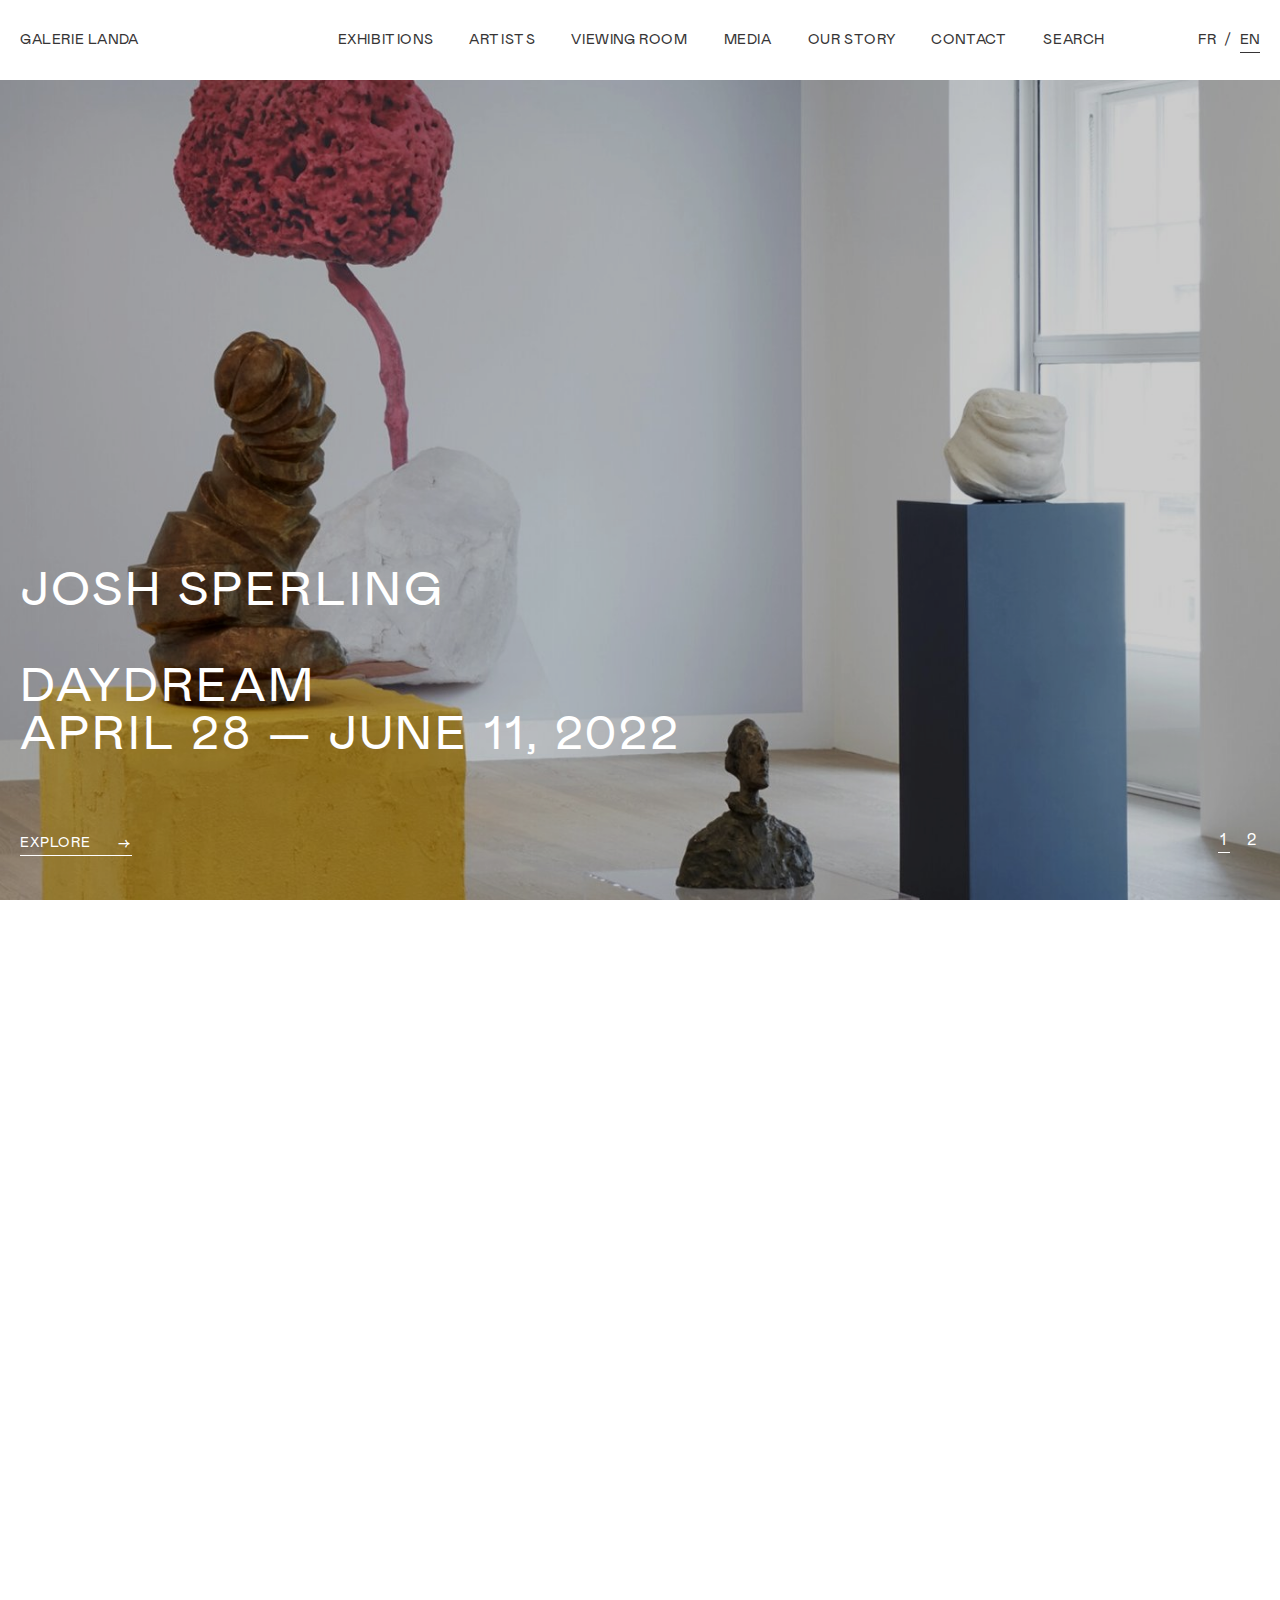
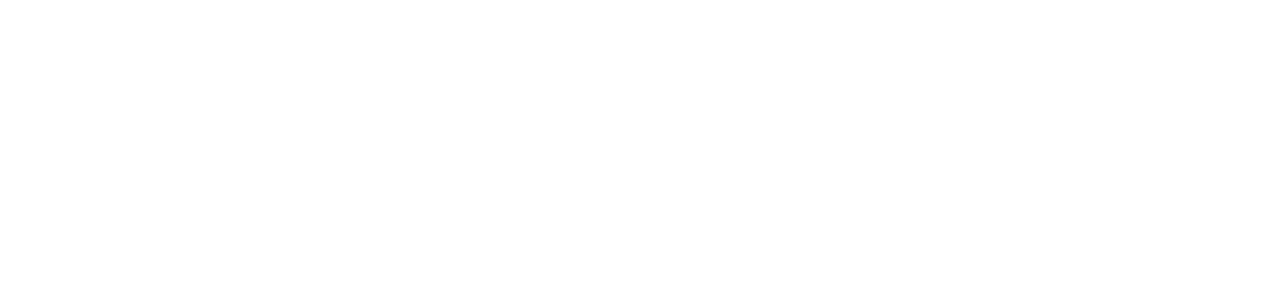
<file: index.html>
<!DOCTYPE html>
<html lang="en">
<head>
    <meta charset="UTF-8">
    <link rel="stylesheet" href="assets/css/style.min.css">
    
    <!-- Useful meta tags -->
    <meta http-equiv="x-ua-compatible" content="ie=edge">
    <meta name="viewport" content="width=device-width, initial-scale=1, shrink-to-fit=no">
    <meta name="robots" content="index, follow">
    <meta name="google" content="notranslate">
    <meta name="format-detection" content="telephone=no">
    <meta name="description" content="">
    
    <title>Home</title>
    
    <style>
        .preloader{
            position: fixed;
            top: 50%;
            left: 50%;
            transform: translate(-50%, -50%);
            width: 200vw;
            height: 200vh;
            background: #F9F9F9;
            z-index: 2000;
            display: flex;
            justify-content: center;
            align-items: center;
            transition: .75s;
        }
        .preloader.hide{
            opacity: 0;
            transform: translate(-50%, -50%) scale(0.8);
            visibility: hidden;
        }
    </style>
</head>
<body >

   <div class="wrapper">
       <header class="header">
           <div class="container">
               <div class="header__row">
                   <a class="header__left" href="">Galerie LANDA</a>
       
                   <nav class="header__nav close-nav">
                       <div class="header__nav-close close-nav onMob">
                           <img class="close-nav" src="assets/images/closeWhite.svg" alt="">
                       </div>
                       <ul>
                           <li><a href="#">exhibitions</a></li>
                           <li><a href="#">artists</a></li>
                           <li><a href="#"> viewing room</a></li>
                           <li><a href="#">media</a></li>
                           <li><a href="#">our story</a></li>
                           <li><a href="#">contact</a></li>
                           <li><a href="#">search</a></li>
       
                           <li class="onMob"><a href="#">newsletter</a></li>
                           <li class="onMob"><a href="#">instagram</a></li>
                           <li class="onMob"><a href="#">Privacy Policy</a></li>
                           <li class="onMob"><a href="#">created by otomweb</a></li>
                           <li class="onMob">
                               <ul class="lang ">
                                   <li><a href="#">FR</a></li>
                                   <li class="active"><a href="#">EN</a></li>
                               </ul>
                           </li>
                       </ul>
                   </nav>
       
                   <ul class="lang onDesc">
                       <li><a href="#">FR</a></li>
                       <li class="active"><a href="#">EN</a></li>
                   </ul>
       
                   <div class="burger onMob">
                       <span></span>
                       <span></span>
                       <span></span>
                   </div>
               </div>
           </div>
       </header>

       <main >
           <div class="home" >
               <div class="swiper home__swiper">
                   <div class="swiper-wrapper">
                       <div class="swiper-slide home__it" style="background: url('assets/images/imgMain.jpg') center/cover no-repeat;">
                           <img class="home__img" src="assets/images/mobMainImg.png" alt="">
                           <div class="container">
                               <div class="home__it-box">
                                   <h1 class="home__title">
                                       <span>JOSH SPERLING</span>
                                       DAYDREAM<br>
                                       APRIL 28 — JUNE 11, 2022
                                   </h1>
                                   <div class="home__end">
                                       <a class="btn btn-white btn-next" href="#">Explore</a>
                                       <div class="home-pagination"></div>
                                   </div>
                               </div>
                           </div>
                       </div>
                       <div class="swiper-slide home__it" style="background: url('https://avatars.mds.yandex.net/get-zen_doc/3665883/pub_5fe65b3e9c06f6134fbe75ff_5fe695a80d0c7759ac174b33/scale_2400') center/cover no-repeat;">
                           <img class="home__img" src="assets/images/mobMainImg.png" alt="">
                           <div class="container">
                               <div class="home__it-box">
                                   <h1 class="home__title">
                                       <span>JOSH SPERLING 123</span>
                                       TEAM<br>
                                       May 22 — FF 23, 2084
                                   </h1>
                                   <div class="home__end">
                                       <a class="btn btn-white btn-next" href="#">Explore</a>
                                       <div class="home-pagination"></div>
                                   </div>
                               </div>
                           </div>
                       </div>
                   </div>
           
               </div>
           </div>
           
           
           <section class="section-offset">
               <div class="container">
                   <h2>highlights</h2>
                   <div class="cards grid">
                       <div class="card">
                           <img class="card__img" src="assets/images/cardImg.jpg" alt="">
                           <h4>
                               JOSH SPERLING<br>
                               DAYDREAM<br>
                               APRIL 28 — JUNE 11, 2022
                           </h4>
                           <a class="btn btn-black btn-next" href="#">see more</a>
                       </div>
                       <div class="card">
                           <img class="card__img" src="assets/images/cardImg.jpg" alt="">
                           <h4>
                               JOSH SPERLING<br>
                               DAYDREAM<br>
                               APRIL 28 — JUNE 11, 2022
                           </h4>
                           <a class="btn btn-black btn-next" href="#">see more</a>
                       </div>
                       <div class="card">
                           <img class="card__img" src="assets/images/cardImg.jpg" alt="">
                           <h4>
                               JOSH SPERLING<br>
                               DAYDREAM<br>
                               APRIL 28 — JUNE 11, 2022
                           </h4>
                           <a class="btn btn-black btn-next" href="#">see more</a>
                       </div>
                       <div class="card">
                           <img class="card__img" src="assets/images/cardImg.jpg" alt="">
                           <h4>
                               JOSH SPERLING<br>
                               DAYDREAM<br>
                               APRIL 28 — JUNE 11, 2022
                           </h4>
                           <a class="btn btn-black btn-next" href="#">see more</a>
                       </div>
                       <div class="card">
                           <img class="card__img" src="assets/images/cardImg.jpg" alt="">
                           <h4>
                               JOSH SPERLING<br>
                               DAYDREAM<br>
                               APRIL 28 — JUNE 11, 2022
                           </h4>
                           <a class="btn btn-black btn-next" href="#">see more</a>
                       </div>
                       <div class="card">
                           <img class="card__img" src="assets/images/cardImg.jpg" alt="">
                           <h4>
                               JOSH SPERLING<br>
                               DAYDREAM<br>
                               APRIL 28 — JUNE 11, 2022
                           </h4>
                           <a class="btn btn-black btn-next" href="#">see more</a>
                       </div>
                       <div class="card">
                           <img class="card__img" src="assets/images/cardImg.jpg" alt="">
                           <h4>
                               JOSH SPERLING<br>
                               DAYDREAM<br>
                               APRIL 28 — JUNE 11, 2022
                           </h4>
                           <a class="btn btn-black btn-next" href="#">see more</a>
                       </div>
                       <div class="card">
                           <img class="card__img" src="assets/images/cardImg.jpg" alt="">
                           <h4>
                               JOSH SPERLING<br>
                               DAYDREAM<br>
                               APRIL 28 — JUNE 11, 2022
                           </h4>
                           <a class="btn btn-black btn-next" href="#">see more</a>
                       </div>
                   </div>
               </div>
           </section>
           
           
       </main>

       <footer class="footer">
           <div class="container">
               <div class="footer__wrp">
                   <div>
                       <span style="transform: scale(1.5) translateY(2px);display: inline-block">©</span>
                       2022 Galerie LANDA. <span class="onDesc">all rights reserved.</span>
                   </div>
                   <ul class="onDesc">
                       <li><a href="#">newsletter</a></li>
                       <li><a href="#">instagram</a></li>
                       <li><a href="#">Privacy Policy</a></li>
                       <li><a href="#">created by otomweb</a></li>
                   </ul>
               </div>
           </div>
       </footer>
       
   </div>


    <script src="https://code.jquery.com/jquery-3.6.0.min.js" integrity="sha256-/xUj+3OJU5yExlq6GSYGSHk7tPXikynS7ogEvDej/m4=" crossorigin="anonymous"></script>
    <script src="https://unpkg.com/swiper@8/swiper-bundle.min.js"></script>
    <script src="assets/js/app.js"></script>
</body>
</html>
</file>
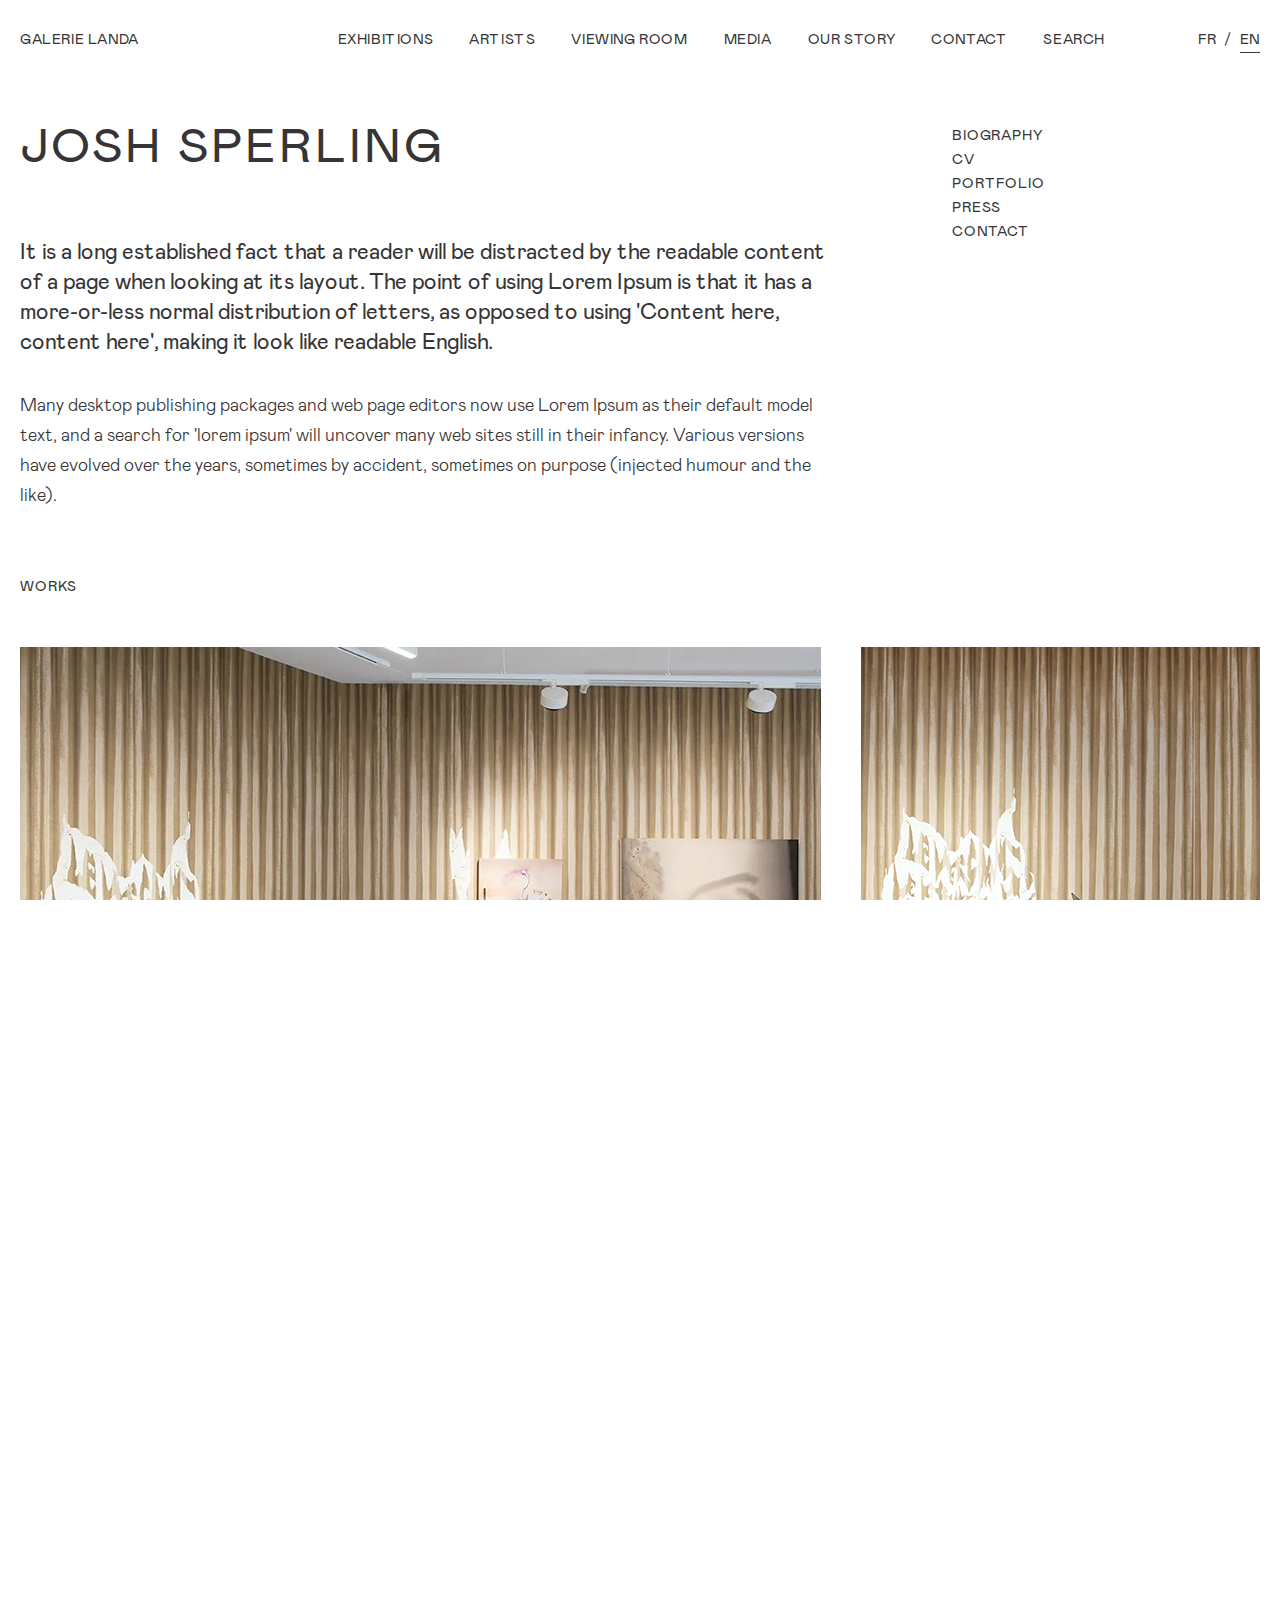
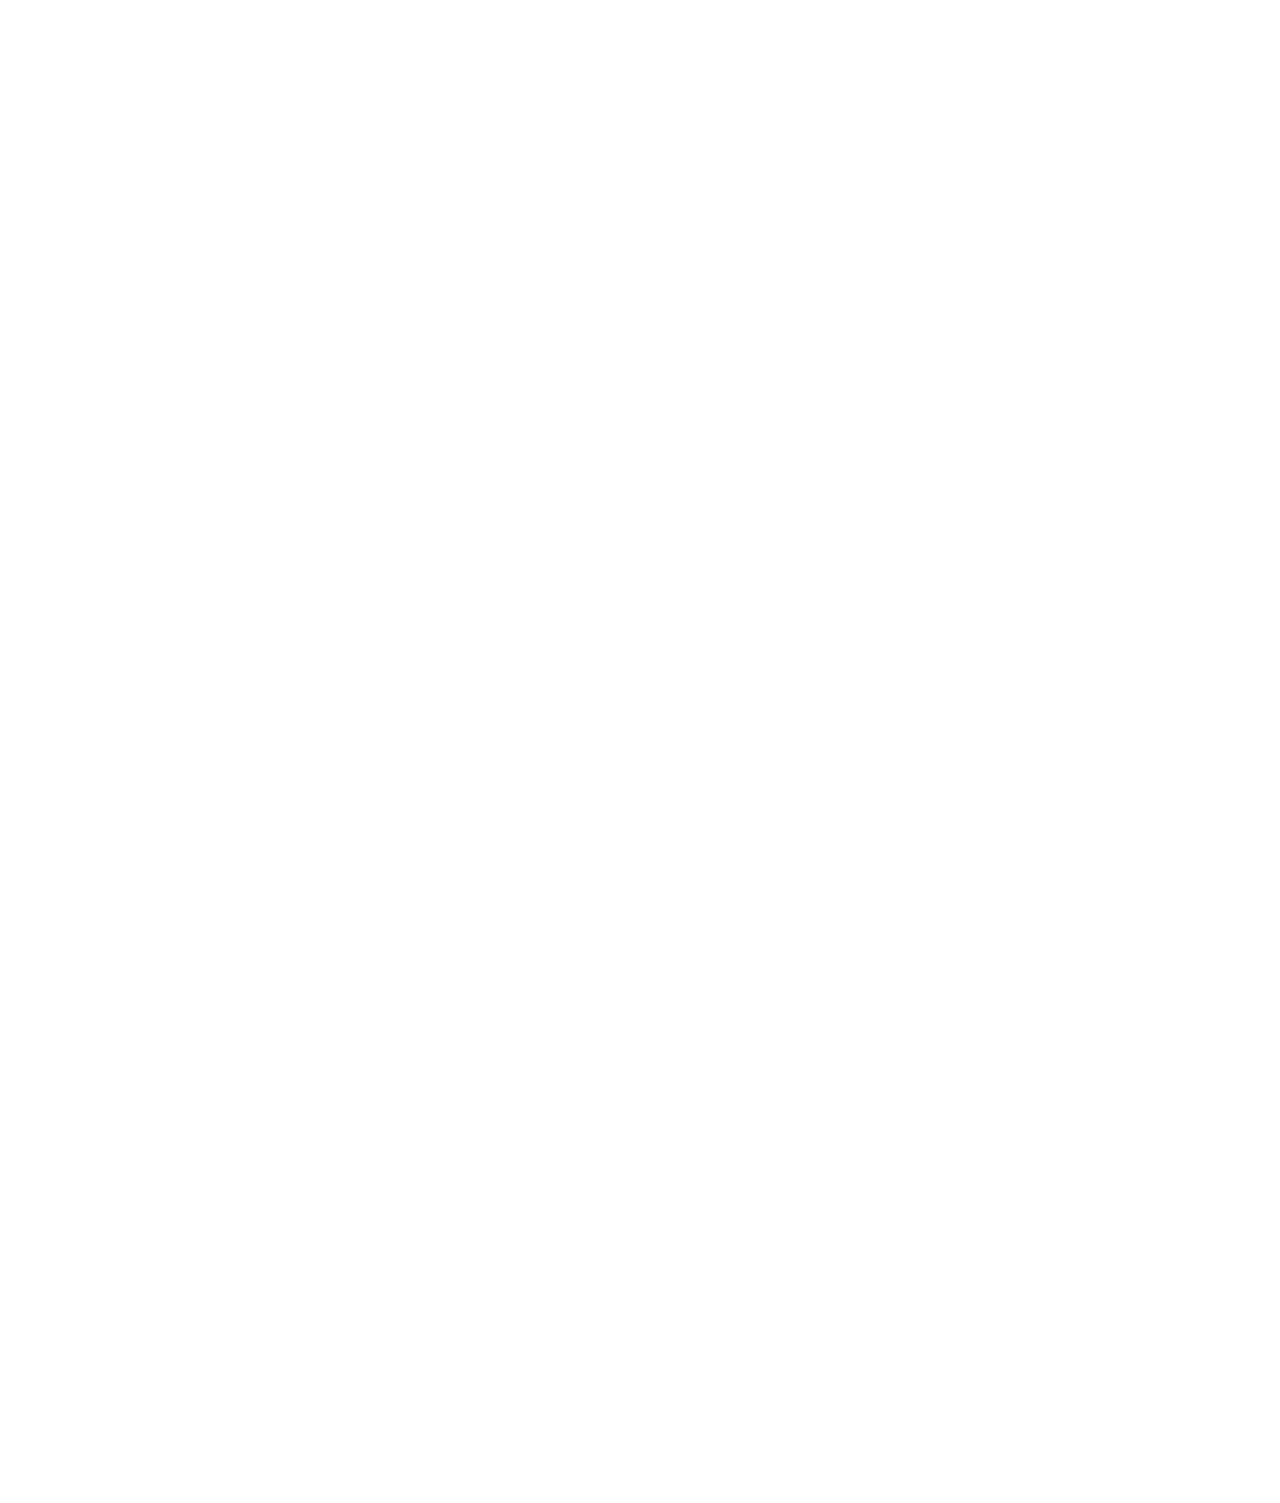
<file: artist.html>
<!DOCTYPE html>
<html lang="en">
<head>
    <meta charset="UTF-8">
    <link rel="stylesheet" href="assets/css/style.min.css">
    
    <!-- Useful meta tags -->
    <meta http-equiv="x-ua-compatible" content="ie=edge">
    <meta name="viewport" content="width=device-width, initial-scale=1, shrink-to-fit=no">
    <meta name="robots" content="index, follow">
    <meta name="google" content="notranslate">
    <meta name="format-detection" content="telephone=no">
    <meta name="description" content="">
    
    <title>Home</title>
    
    <style>
        .preloader{
            position: fixed;
            top: 50%;
            left: 50%;
            transform: translate(-50%, -50%);
            width: 200vw;
            height: 200vh;
            background: #F9F9F9;
            z-index: 2000;
            display: flex;
            justify-content: center;
            align-items: center;
            transition: .75s;
        }
        .preloader.hide{
            opacity: 0;
            transform: translate(-50%, -50%) scale(0.8);
            visibility: hidden;
        }
    </style>
</head>
<body >

   <div class="wrapper">
       <header class="header">
           <div class="container">
               <div class="header__row">
                   <a class="header__left" href="">Galerie LANDA</a>
       
                   <nav class="header__nav close-nav">
                       <div class="header__nav-close close-nav onMob">
                           <img class="close-nav" src="assets/images/closeWhite.svg" alt="">
                       </div>
                       <ul>
                           <li><a href="#">exhibitions</a></li>
                           <li><a href="#">artists</a></li>
                           <li><a href="#"> viewing room</a></li>
                           <li><a href="#">media</a></li>
                           <li><a href="#">our story</a></li>
                           <li><a href="#">contact</a></li>
                           <li><a href="#">search</a></li>
       
                           <li class="onMob"><a href="#">newsletter</a></li>
                           <li class="onMob"><a href="#">instagram</a></li>
                           <li class="onMob"><a href="#">Privacy Policy</a></li>
                           <li class="onMob"><a href="#">created by otomweb</a></li>
                           <li class="onMob">
                               <ul class="lang ">
                                   <li><a href="#">FR</a></li>
                                   <li class="active"><a href="#">EN</a></li>
                               </ul>
                           </li>
                       </ul>
                   </nav>
       
                   <ul class="lang onDesc">
                       <li><a href="#">FR</a></li>
                       <li class="active"><a href="#">EN</a></li>
                   </ul>
       
                   <div class="burger onMob">
                       <span></span>
                       <span></span>
                       <span></span>
                   </div>
               </div>
           </div>
       </header>

       <main >
           
           <section class="section-offset artist story" style="--marginDesc: 44px 0">
               <div class="container">
                   <div class="mainBox">
                       <div class="mainBox__l">
                           <h1>JOSH SPERLING</h1>
                           <ul class="mainBox__list onMob">
                               <li><a href="#">biography</a></li>
                               <li><a href="#">cv</a></li>
                               <li><a href="#">portfolio</a></li>
                               <li><a href="#">press</a></li>
                               <li><a href="#">contact</a></li>
                           </ul>
                           <h5>It is a long established fact that a reader will be distracted by the readable content of a page
                               when looking at its layout. The point of using Lorem Ipsum is that it has a more-or-less normal
                               distribution of letters, as opposed to using 'Content here, content here', making it look like
                               readable English.
                           </h5>
                           <p>Many desktop publishing packages and web page editors now use Lorem Ipsum as their default model
                               text, and a search for 'lorem ipsum' will uncover many web sites still in their infancy. Various
                               versions have evolved over the years, sometimes by accident, sometimes on purpose (injected humour
                               and the like).
                           </p>
                       </div>
                       <div class="mainBox__r ">
                           <ul class="mainBox__list onDesc">
                               <li><a href="#">biography</a></li>
                               <li><a href="#">cv</a></li>
                               <li><a href="#">portfolio</a></li>
                               <li><a href="#">press</a></li>
                               <li><a href="#">contact</a></li>
                           </ul>
                       </div>
                   </div>
               </div>
           </section>
           
           <section class="section-offset" style="--marginDesc: 47px 0 81px">
               <div class="container">
                   <h2>works</h2>
                   <div class="cards-v2">
                       <div class="card big">
                           <img class="card__img " src="assets/images/img2.jpg" alt="">
                           <h4>
                               Bottoni metronomo, 1967<br>
                               mixed media
                           </h4>
                           <a class="btn btn-black btn-next" href="#">see more</a>
                       </div>
                       <div class="card big">
                           <img class="card__img " src="assets/images/img3.png" alt="">
                           <h4>
                               Bottoni metronomo, 1967<br>
                               mixed media
                           </h4>
                           <a class="btn btn-black btn-next" href="#">see more</a>
                       </div>
                       <div class="card big">
                           <img class="card__img " src="assets/images/img3.png" alt="">
                           <h4>
                               Bottoni metronomo, 1967<br>
                               mixed media
                           </h4>
                           <a class="btn btn-black btn-next" href="#">see more</a>
                       </div>
                       <div class="card big">
                           <img class="card__img " src="assets/images/img2.jpg" alt="">
                           <h4>
                               Bottoni metronomo, 1967<br>
                               mixed media
                           </h4>
                           <a class="btn btn-black btn-next" href="#">see more</a>
                       </div>
                   </div>
               </div>
           </section>
           
           <section class="section-offset">
               <div class="container">
                   <h2>exhibitions & news</h2>
                   <div class="cards grid mobSlice3">
                       <div class="card">
                           <img class="card__img" src="assets/images/cardImg.jpg" alt="">
                           <h4>
                               JOSH SPERLING<br>
                               DAYDREAM<br>
                               APRIL 28 — JUNE 11, 2022
                           </h4>
                           <a class="btn btn-black btn-next" href="#">see more</a>
                       </div>
                       <div class="card">
                           <img class="card__img" src="assets/images/cardImg.jpg" alt="">
                           <h4>
                               JOSH SPERLING<br>
                               DAYDREAM<br>
                               APRIL 28 — JUNE 11, 2022
                           </h4>
                           <a class="btn btn-black btn-next" href="#">see more</a>
                       </div>
                       <div class="card">
                           <img class="card__img" src="assets/images/cardImg.jpg" alt="">
                           <h4>
                               JOSH SPERLING<br>
                               DAYDREAM<br>
                               APRIL 28 — JUNE 11, 2022
                           </h4>
                           <a class="btn btn-black btn-next" href="#">see more</a>
                       </div>
                       <div class="card">
                           <img class="card__img" src="assets/images/cardImg.jpg" alt="">
                           <h4>
                               JOSH SPERLING<br>
                               DAYDREAM<br>
                               APRIL 28 — JUNE 11, 2022
                           </h4>
                           <a class="btn btn-black btn-next" href="#">see more</a>
                       </div>
                       <div class="card">
                           <img class="card__img" src="assets/images/cardImg.jpg" alt="">
                           <h4>
                               JOSH SPERLING<br>
                               DAYDREAM<br>
                               APRIL 28 — JUNE 11, 2022
                           </h4>
                           <a class="btn btn-black btn-next" href="#">see more</a>
                       </div>
                       <div class="card">
                           <img class="card__img" src="assets/images/cardImg.jpg" alt="">
                           <h4>
                               JOSH SPERLING<br>
                               DAYDREAM<br>
                               APRIL 28 — JUNE 11, 2022
                           </h4>
                           <a class="btn btn-black btn-next" href="#">see more</a>
                       </div>
                       <div class="card">
                           <img class="card__img" src="assets/images/cardImg.jpg" alt="">
                           <h4>
                               JOSH SPERLING<br>
                               DAYDREAM<br>
                               APRIL 28 — JUNE 11, 2022
                           </h4>
                           <a class="btn btn-black btn-next" href="#">see more</a>
                       </div>
                       <div class="card">
                           <img class="card__img" src="assets/images/cardImg.jpg" alt="">
                           <h4>
                               JOSH SPERLING<br>
                               DAYDREAM<br>
                               APRIL 28 — JUNE 11, 2022
                           </h4>
                           <a class="btn btn-black btn-next" href="#">see more</a>
                       </div>
                   </div>
               </div>
           </section>
           
       </main>

       <footer class="footer">
           <div class="container">
               <div class="footer__wrp">
                   <div>
                       <span style="transform: scale(1.5) translateY(2px);display: inline-block">©</span>
                       2022 Galerie LANDA. <span class="onDesc">all rights reserved.</span>
                   </div>
                   <ul class="onDesc">
                       <li><a href="#">newsletter</a></li>
                       <li><a href="#">instagram</a></li>
                       <li><a href="#">Privacy Policy</a></li>
                       <li><a href="#">created by otomweb</a></li>
                   </ul>
               </div>
           </div>
       </footer>
       
   </div>


    <script src="https://code.jquery.com/jquery-3.6.0.min.js" integrity="sha256-/xUj+3OJU5yExlq6GSYGSHk7tPXikynS7ogEvDej/m4=" crossorigin="anonymous"></script>
    <script src="https://unpkg.com/swiper@8/swiper-bundle.min.js"></script>
    <script src="assets/js/app.js"></script>
</body>
</html>
</file>
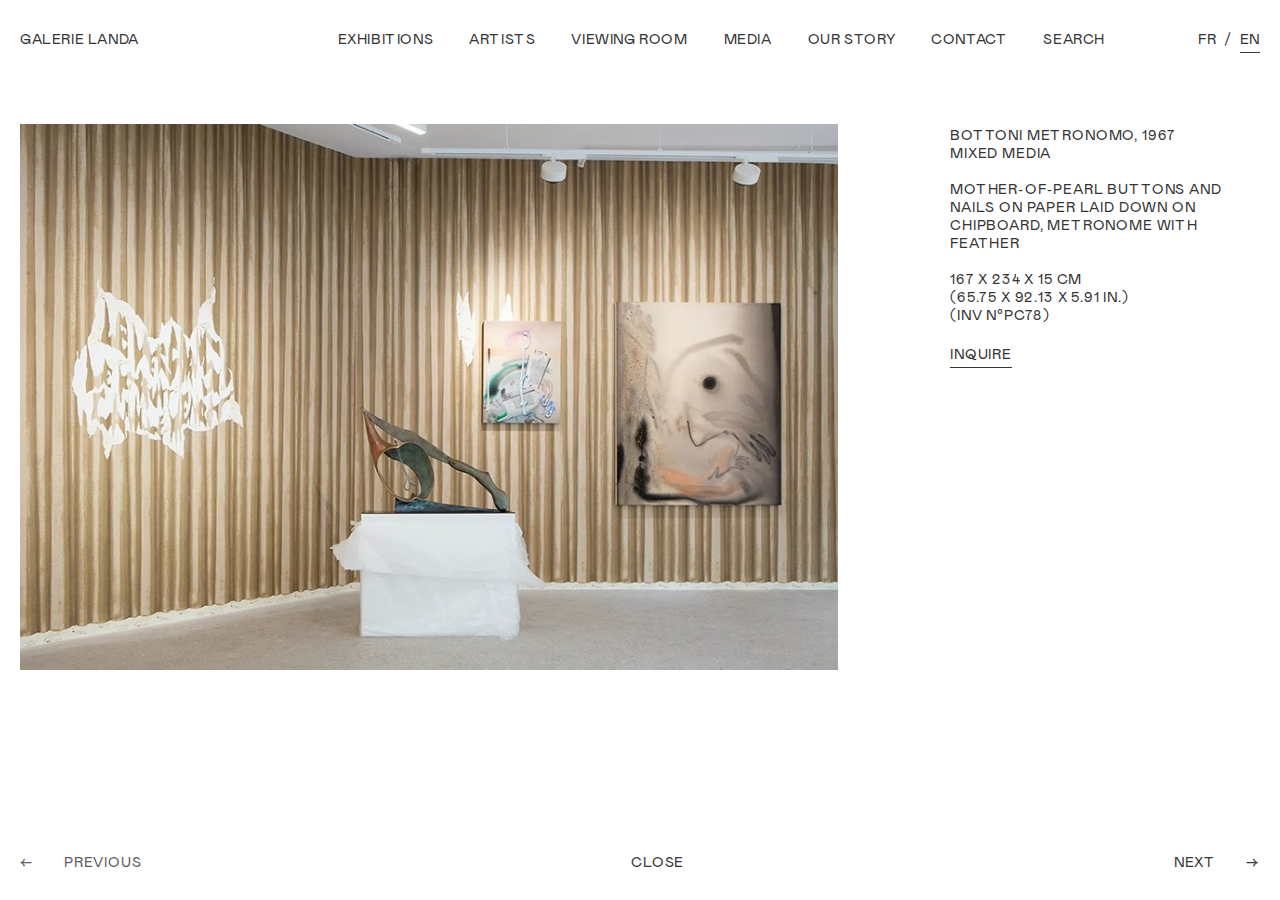
<file: artists.html>
<!DOCTYPE html>
<html lang="en">
<head>
    <meta charset="UTF-8">
    <link rel="stylesheet" href="assets/css/style.min.css">
    
    <!-- Useful meta tags -->
    <meta http-equiv="x-ua-compatible" content="ie=edge">
    <meta name="viewport" content="width=device-width, initial-scale=1, shrink-to-fit=no">
    <meta name="robots" content="index, follow">
    <meta name="google" content="notranslate">
    <meta name="format-detection" content="telephone=no">
    <meta name="description" content="">
    
    <title>Home</title>
    
    <style>
        .preloader{
            position: fixed;
            top: 50%;
            left: 50%;
            transform: translate(-50%, -50%);
            width: 200vw;
            height: 200vh;
            background: #F9F9F9;
            z-index: 2000;
            display: flex;
            justify-content: center;
            align-items: center;
            transition: .75s;
        }
        .preloader.hide{
            opacity: 0;
            transform: translate(-50%, -50%) scale(0.8);
            visibility: hidden;
        }
    </style>
</head>
<body >

   <div class="wrapper">
       <header class="header">
           <div class="container">
               <div class="header__row">
                   <a class="header__left" href="">Galerie LANDA</a>
       
                   <nav class="header__nav close-nav">
                       <div class="header__nav-close close-nav onMob">
                           <img class="close-nav" src="assets/images/closeWhite.svg" alt="">
                       </div>
                       <ul>
                           <li><a href="#">exhibitions</a></li>
                           <li><a href="#">artists</a></li>
                           <li><a href="#"> viewing room</a></li>
                           <li><a href="#">media</a></li>
                           <li><a href="#">our story</a></li>
                           <li><a href="#">contact</a></li>
                           <li><a href="#">search</a></li>
       
                           <li class="onMob"><a href="#">newsletter</a></li>
                           <li class="onMob"><a href="#">instagram</a></li>
                           <li class="onMob"><a href="#">Privacy Policy</a></li>
                           <li class="onMob"><a href="#">created by otomweb</a></li>
                           <li class="onMob">
                               <ul class="lang ">
                                   <li><a href="#">FR</a></li>
                                   <li class="active"><a href="#">EN</a></li>
                               </ul>
                           </li>
                       </ul>
                   </nav>
       
                   <ul class="lang onDesc">
                       <li><a href="#">FR</a></li>
                       <li class="active"><a href="#">EN</a></li>
                   </ul>
       
                   <div class="burger onMob">
                       <span></span>
                       <span></span>
                       <span></span>
                   </div>
               </div>
           </div>
       </header>

       <main >
           
           <section class="section-offset artists" style="--marginDesc: 44px 0">
               <div class="container">
                   <div class="swiper artists__swiper">
                       <div class="swiper-wrapper">
                           <div class="swiper-slide artists__it">
                               <div class="mainBox">
                                   <div class="mainBox__l artists__l">
                                       <img src="assets/images/img1.jpg" alt="">
                                   </div>
                                   <div class="mainBox__r ">
                                       <div class="artists__txt">
                                           <div>
                                               Bottoni metronomo, 1967
                                               mixed media
                                           </div>
                                           <div>Mother-of-pearl buttons and nails on paper laid down on chipboard, metronome with feather</div>
                                           <div>
                                               167 x 234 x 15 cm<br>
                                               (65.75 x 92.13 x 5.91 in.)<br>
                                               (Inv n°PC78)<br>
                                           </div>
                                           <a href="#" class="btn btn-black content open-inquire">inquire</a>
                                       </div>
                                       <form class="artists__form form inquire-form">
                                           <div class="form__close">
                                               <img src="assets/images/close.png" alt="">
                                           </div>
                                           <div class="form__title">inquire form</div>
                                           <div class="inputBox">
                                               <label>Name:</label>
                                               <input type="text">
                                           </div>
                                           <div class="inputBox">
                                               <label>Tel:</label>
                                               <input type="phone">
                                           </div>
                                           <div class="inputBox">
                                               <label>E-mail:</label>
                                               <input type="email">
                                           </div>
                                           <button class="btn btn-black content">Send</button>
                                       </form>
                                   </div>
                               </div>
                           </div>
                           <div class="swiper-slide artists__it">
                               <div class="mainBox">
                                   <div class="mainBox__l artists__l">
                                       <img src="assets/images/imgMain.jpg" alt="">
                                   </div>
           
                                   <div class="mainBox__r ">
                                       <div class="artists__txt">
                                           <div>
                                               Lorem ipsum dolor sit amet.
                                           </div>
                                           <div>
                                               Lorem ipsum dolor sit amet.
                                               Lorem ipsum dolor sit amet.
                                               Lorem ipsum dolor sit amet.
                                           </div>
                                       </div>
                                   </div>
                               </div>
                           </div>
           
                       </div>
                   </div>
           
                   <div class="artists__slider-btns">
                       <div class="artists__swiper-prev">
                           <span>←</span>previous
                       </div>
                       <div class="artists__swiper-close">
                           close
                       </div>
                       <div class="artists__swiper-next">
                           next<span>→</span>
                       </div>
                   </div>
               </div>
           </section>
           
           
           
       </main>

   </div>


    <script src="https://code.jquery.com/jquery-3.6.0.min.js" integrity="sha256-/xUj+3OJU5yExlq6GSYGSHk7tPXikynS7ogEvDej/m4=" crossorigin="anonymous"></script>
    <script src="https://unpkg.com/swiper@8/swiper-bundle.min.js"></script>
    <script src="assets/js/app.js"></script>
</body>
</html>
</file>
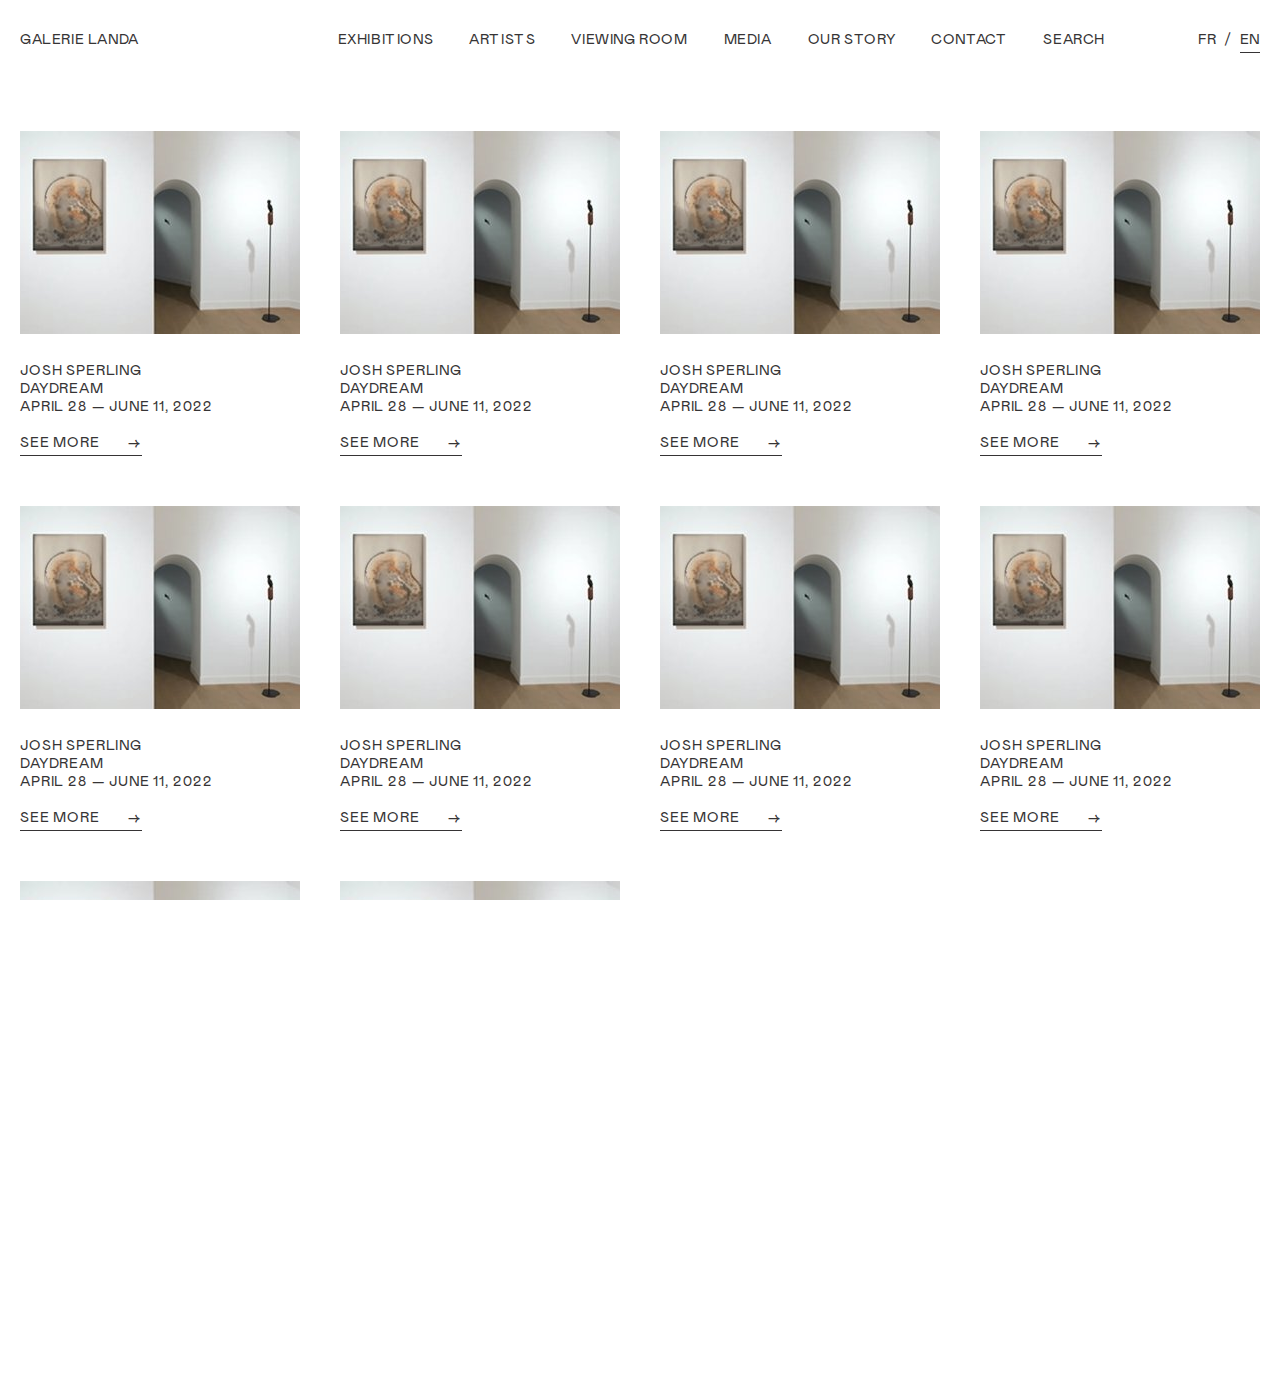
<file: exhibitions.html>
<!DOCTYPE html>
<html lang="en">
<head>
    <meta charset="UTF-8">
    <link rel="stylesheet" href="assets/css/style.min.css">
    
    <!-- Useful meta tags -->
    <meta http-equiv="x-ua-compatible" content="ie=edge">
    <meta name="viewport" content="width=device-width, initial-scale=1, shrink-to-fit=no">
    <meta name="robots" content="index, follow">
    <meta name="google" content="notranslate">
    <meta name="format-detection" content="telephone=no">
    <meta name="description" content="">
    
    <title>Home</title>
    
    <style>
        .preloader{
            position: fixed;
            top: 50%;
            left: 50%;
            transform: translate(-50%, -50%);
            width: 200vw;
            height: 200vh;
            background: #F9F9F9;
            z-index: 2000;
            display: flex;
            justify-content: center;
            align-items: center;
            transition: .75s;
        }
        .preloader.hide{
            opacity: 0;
            transform: translate(-50%, -50%) scale(0.8);
            visibility: hidden;
        }
    </style>
</head>
<body >

   <div class="wrapper">
       <header class="header">
           <div class="container">
               <div class="header__row">
                   <a class="header__left" href="">Galerie LANDA</a>
       
                   <nav class="header__nav close-nav">
                       <div class="header__nav-close close-nav onMob">
                           <img class="close-nav" src="assets/images/closeWhite.svg" alt="">
                       </div>
                       <ul>
                           <li><a href="#">exhibitions</a></li>
                           <li><a href="#">artists</a></li>
                           <li><a href="#"> viewing room</a></li>
                           <li><a href="#">media</a></li>
                           <li><a href="#">our story</a></li>
                           <li><a href="#">contact</a></li>
                           <li><a href="#">search</a></li>
       
                           <li class="onMob"><a href="#">newsletter</a></li>
                           <li class="onMob"><a href="#">instagram</a></li>
                           <li class="onMob"><a href="#">Privacy Policy</a></li>
                           <li class="onMob"><a href="#">created by otomweb</a></li>
                           <li class="onMob">
                               <ul class="lang ">
                                   <li><a href="#">FR</a></li>
                                   <li class="active"><a href="#">EN</a></li>
                               </ul>
                           </li>
                       </ul>
                   </nav>
       
                   <ul class="lang onDesc">
                       <li><a href="#">FR</a></li>
                       <li class="active"><a href="#">EN</a></li>
                   </ul>
       
                   <div class="burger onMob">
                       <span></span>
                       <span></span>
                       <span></span>
                   </div>
               </div>
           </div>
       </header>

       <main >
           
           <section class="section-offset">
               <div class="container">
                   <div class="cards grid">
                           <div class="card">
                               <img class="card__img" src="assets/images/cardImg.jpg" alt="">
                               <h4>
                                   JOSH SPERLING<br>
                                   DAYDREAM<br>
                                   APRIL 28 — JUNE 11, 2022
                               </h4>
                               <a class="btn btn-black btn-next" href="#">see more</a>
                           </div>
                           <div class="card">
                               <img class="card__img" src="assets/images/cardImg.jpg" alt="">
                               <h4>
                                   JOSH SPERLING<br>
                                   DAYDREAM<br>
                                   APRIL 28 — JUNE 11, 2022
                               </h4>
                               <a class="btn btn-black btn-next" href="#">see more</a>
                           </div>
                           <div class="card">
                               <img class="card__img" src="assets/images/cardImg.jpg" alt="">
                               <h4>
                                   JOSH SPERLING<br>
                                   DAYDREAM<br>
                                   APRIL 28 — JUNE 11, 2022
                               </h4>
                               <a class="btn btn-black btn-next" href="#">see more</a>
                           </div>
                           <div class="card">
                               <img class="card__img" src="assets/images/cardImg.jpg" alt="">
                               <h4>
                                   JOSH SPERLING<br>
                                   DAYDREAM<br>
                                   APRIL 28 — JUNE 11, 2022
                               </h4>
                               <a class="btn btn-black btn-next" href="#">see more</a>
                           </div>
                           <div class="card">
                               <img class="card__img" src="assets/images/cardImg.jpg" alt="">
                               <h4>
                                   JOSH SPERLING<br>
                                   DAYDREAM<br>
                                   APRIL 28 — JUNE 11, 2022
                               </h4>
                               <a class="btn btn-black btn-next" href="#">see more</a>
                           </div>
                           <div class="card">
                               <img class="card__img" src="assets/images/cardImg.jpg" alt="">
                               <h4>
                                   JOSH SPERLING<br>
                                   DAYDREAM<br>
                                   APRIL 28 — JUNE 11, 2022
                               </h4>
                               <a class="btn btn-black btn-next" href="#">see more</a>
                           </div>
                           <div class="card">
                               <img class="card__img" src="assets/images/cardImg.jpg" alt="">
                               <h4>
                                   JOSH SPERLING<br>
                                   DAYDREAM<br>
                                   APRIL 28 — JUNE 11, 2022
                               </h4>
                               <a class="btn btn-black btn-next" href="#">see more</a>
                           </div>
                           <div class="card">
                               <img class="card__img" src="assets/images/cardImg.jpg" alt="">
                               <h4>
                                   JOSH SPERLING<br>
                                   DAYDREAM<br>
                                   APRIL 28 — JUNE 11, 2022
                               </h4>
                               <a class="btn btn-black btn-next" href="#">see more</a>
                           </div>
                           <div class="card">
                               <img class="card__img" src="assets/images/cardImg.jpg" alt="">
                               <h4>
                                   JOSH SPERLING<br>
                                   DAYDREAM<br>
                                   APRIL 28 — JUNE 11, 2022
                               </h4>
                               <a class="btn btn-black btn-next" href="#">see more</a>
                           </div>
                           <div class="card">
                               <img class="card__img" src="assets/images/cardImg.jpg" alt="">
                               <h4>
                                   JOSH SPERLING<br>
                                   DAYDREAM<br>
                                   APRIL 28 — JUNE 11, 2022
                               </h4>
                               <a class="btn btn-black btn-next" href="#">see more</a>
                           </div>
                   </div>
               </div>
           </section>
           
           
       </main>

       <footer class="footer">
           <div class="container">
               <div class="footer__wrp">
                   <div>
                       <span style="transform: scale(1.5) translateY(2px);display: inline-block">©</span>
                       2022 Galerie LANDA. <span class="onDesc">all rights reserved.</span>
                   </div>
                   <ul class="onDesc">
                       <li><a href="#">newsletter</a></li>
                       <li><a href="#">instagram</a></li>
                       <li><a href="#">Privacy Policy</a></li>
                       <li><a href="#">created by otomweb</a></li>
                   </ul>
               </div>
           </div>
       </footer>
       
   </div>


    <script src="https://code.jquery.com/jquery-3.6.0.min.js" integrity="sha256-/xUj+3OJU5yExlq6GSYGSHk7tPXikynS7ogEvDej/m4=" crossorigin="anonymous"></script>
    <script src="https://unpkg.com/swiper@8/swiper-bundle.min.js"></script>
    <script src="assets/js/app.js"></script>
</body>
</html>
</file>
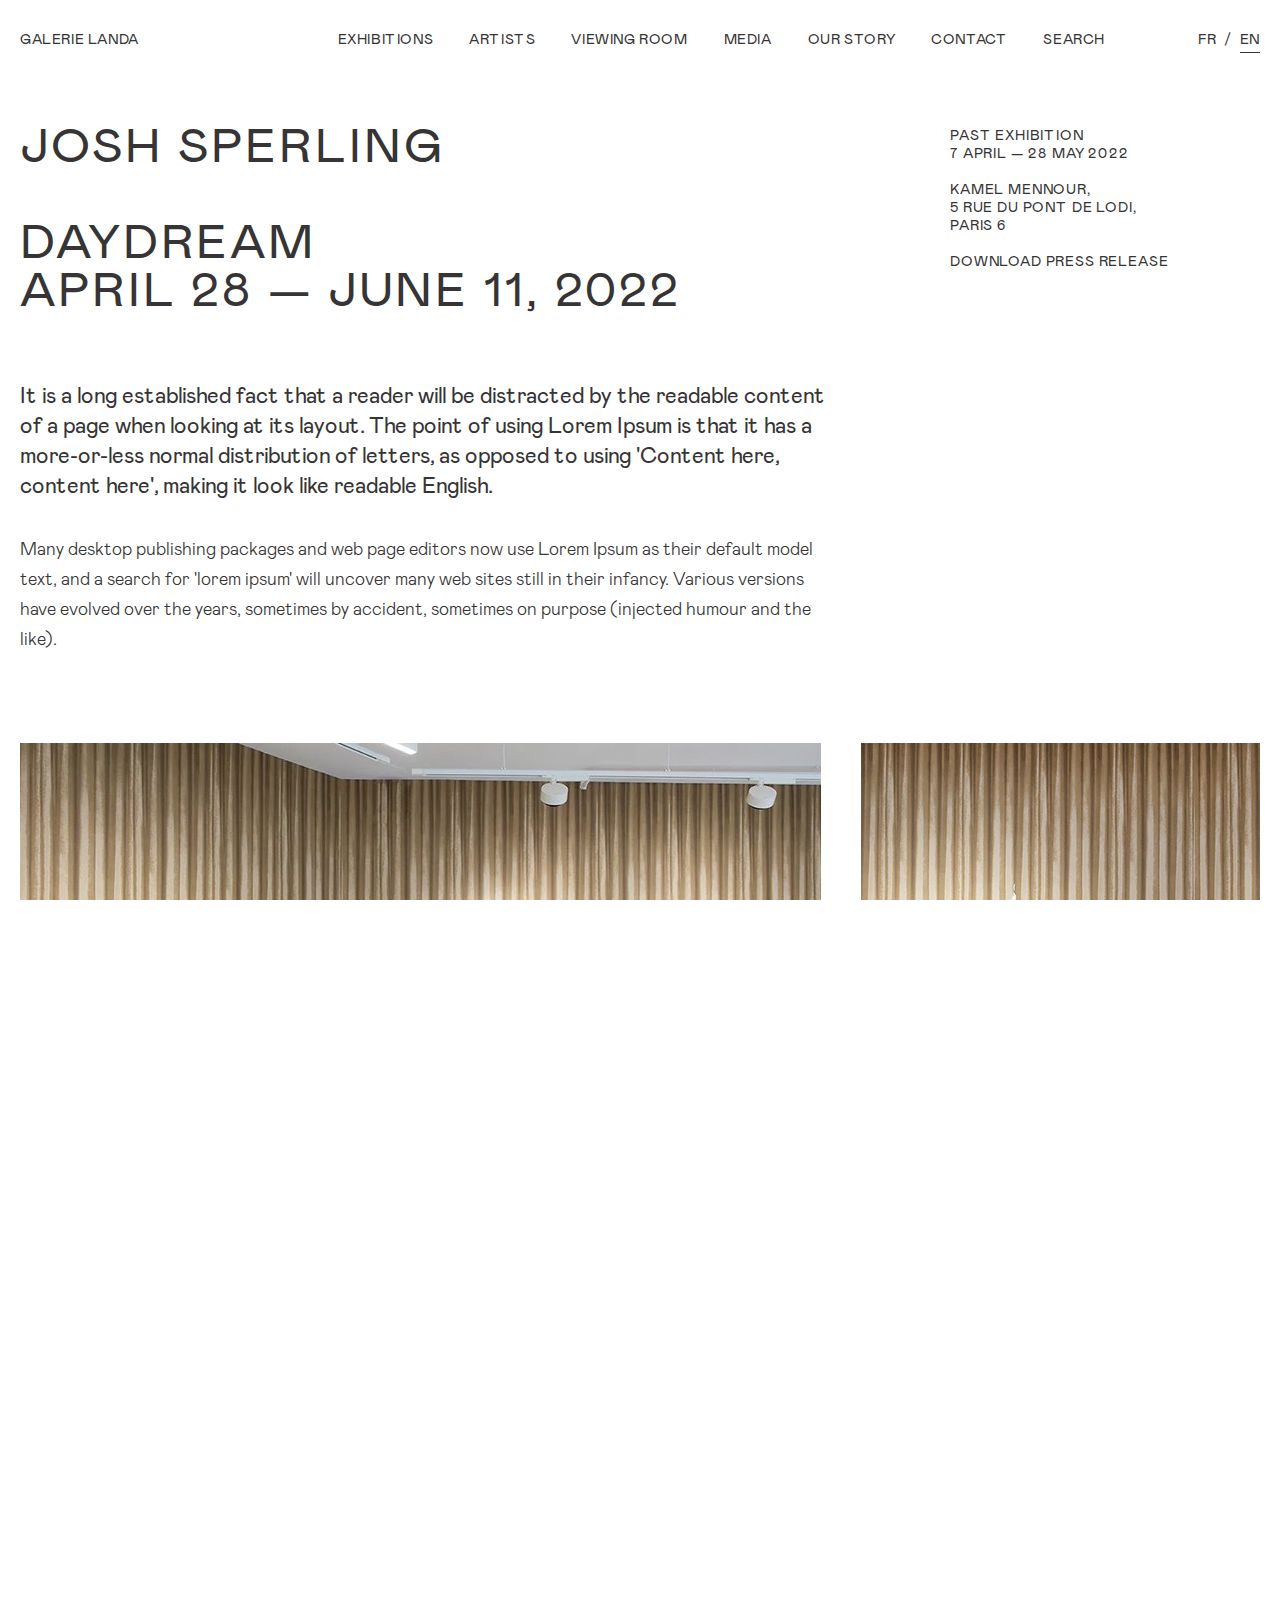
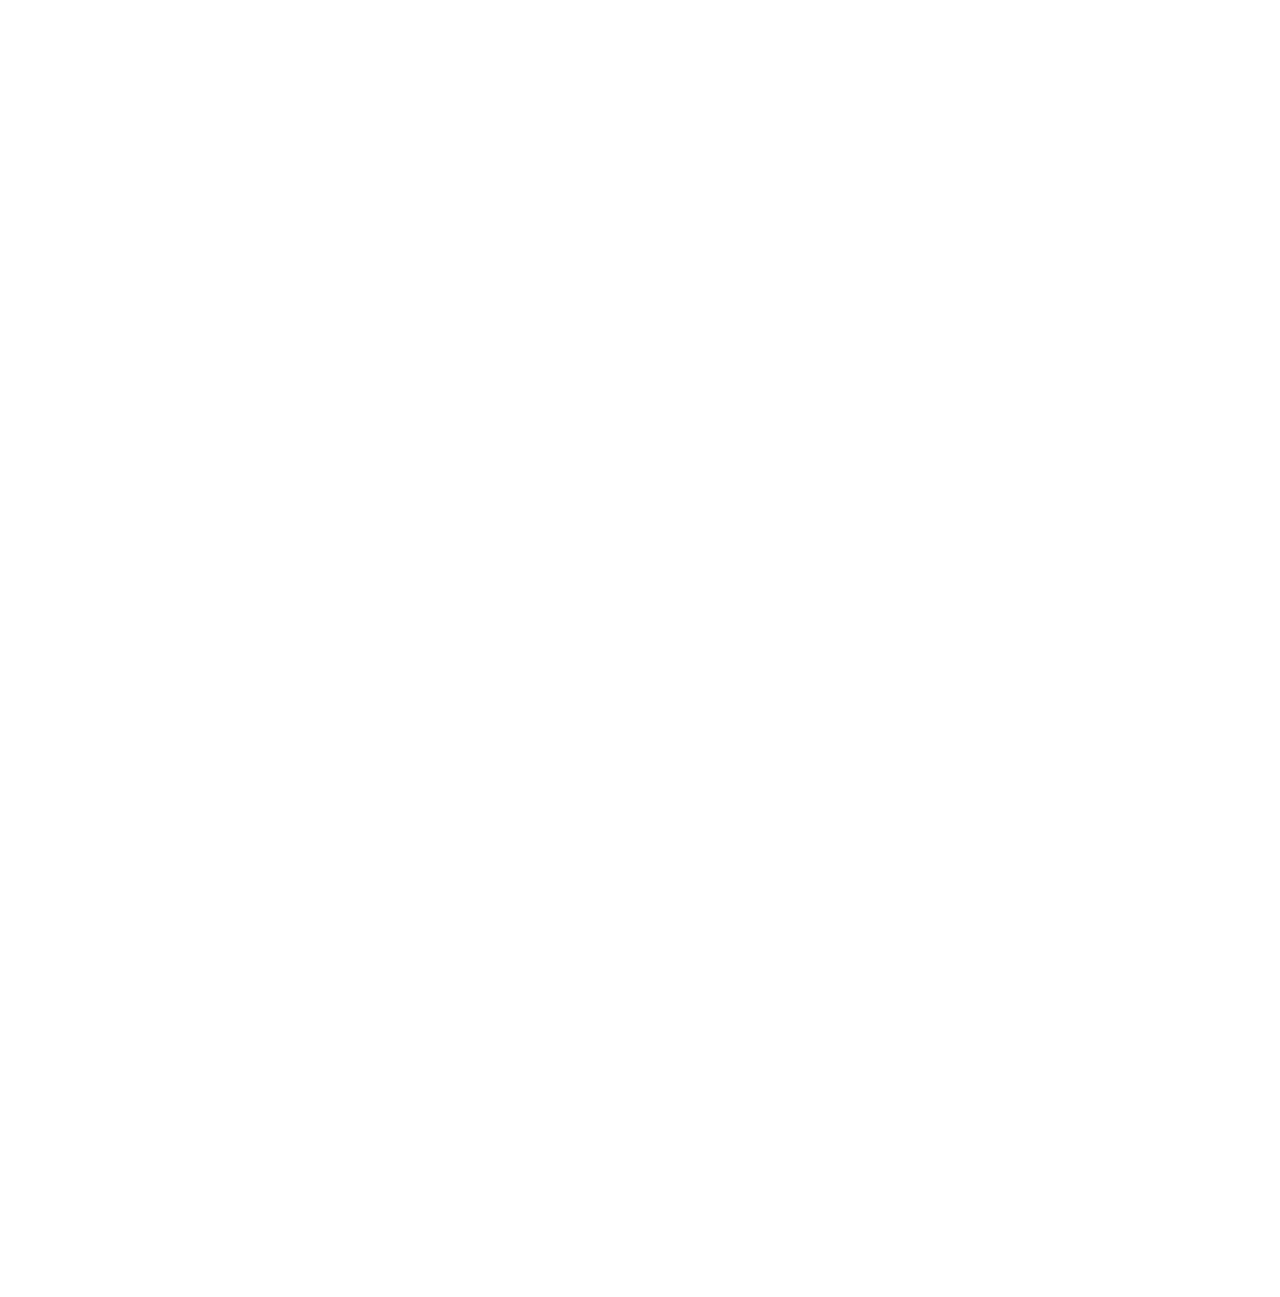
<file: info.html>
<!DOCTYPE html>
<html lang="en">
<head>
    <meta charset="UTF-8">
    <link rel="stylesheet" href="assets/css/style.min.css">
    
    <!-- Useful meta tags -->
    <meta http-equiv="x-ua-compatible" content="ie=edge">
    <meta name="viewport" content="width=device-width, initial-scale=1, shrink-to-fit=no">
    <meta name="robots" content="index, follow">
    <meta name="google" content="notranslate">
    <meta name="format-detection" content="telephone=no">
    <meta name="description" content="">
    
    <title>Home</title>
    
    <style>
        .preloader{
            position: fixed;
            top: 50%;
            left: 50%;
            transform: translate(-50%, -50%);
            width: 200vw;
            height: 200vh;
            background: #F9F9F9;
            z-index: 2000;
            display: flex;
            justify-content: center;
            align-items: center;
            transition: .75s;
        }
        .preloader.hide{
            opacity: 0;
            transform: translate(-50%, -50%) scale(0.8);
            visibility: hidden;
        }
    </style>
</head>
<body >

   <div class="wrapper">
       <header class="header">
           <div class="container">
               <div class="header__row">
                   <a class="header__left" href="">Galerie LANDA</a>
       
                   <nav class="header__nav close-nav">
                       <div class="header__nav-close close-nav onMob">
                           <img class="close-nav" src="assets/images/closeWhite.svg" alt="">
                       </div>
                       <ul>
                           <li><a href="#">exhibitions</a></li>
                           <li><a href="#">artists</a></li>
                           <li><a href="#"> viewing room</a></li>
                           <li><a href="#">media</a></li>
                           <li><a href="#">our story</a></li>
                           <li><a href="#">contact</a></li>
                           <li><a href="#">search</a></li>
       
                           <li class="onMob"><a href="#">newsletter</a></li>
                           <li class="onMob"><a href="#">instagram</a></li>
                           <li class="onMob"><a href="#">Privacy Policy</a></li>
                           <li class="onMob"><a href="#">created by otomweb</a></li>
                           <li class="onMob">
                               <ul class="lang ">
                                   <li><a href="#">FR</a></li>
                                   <li class="active"><a href="#">EN</a></li>
                               </ul>
                           </li>
                       </ul>
                   </nav>
       
                   <ul class="lang onDesc">
                       <li><a href="#">FR</a></li>
                       <li class="active"><a href="#">EN</a></li>
                   </ul>
       
                   <div class="burger onMob">
                       <span></span>
                       <span></span>
                       <span></span>
                   </div>
               </div>
           </div>
       </header>

       <main >
           
           <section class="section-offset artist story" style="--marginDesc: 44px 0">
               <div class="container">
                   <div class="mainBox">
                       <div class="mainBox__l">
                           <h1>
                               <span>JOSH SPERLING</span>
                               DAYDREAM<br>
                               APRIL 28 — JUNE 11, 2022
                           </h1>
                           <img class="onMob mainBox__l-img" src="assets/images/img2.jpg" alt="">
           
                           <div class="artists__txt onMob">
                               <div>
                                   Past exhibition<br>
                                   7 April — 28 May 2022
                               </div>
                               <div>
                                   kamel mennour,<br>
                                   5 rue du Pont de Lodi,<br>
                                   Paris 6<br>
                               </div>
                               <div>
                                   Download Press Release
                               </div>
                           </div>
                           <h5>It is a long established fact that a reader will be distracted by the readable content of a page
                               when looking at its layout. The point of using Lorem Ipsum is that it has a more-or-less normal
                               distribution of letters, as opposed to using 'Content here, content here', making it look like
                               readable English.
                           </h5>
                           <p>Many desktop publishing packages and web page editors now use Lorem Ipsum as their default model
                               text, and a search for 'lorem ipsum' will uncover many web sites still in their infancy. Various
                               versions have evolved over the years, sometimes by accident, sometimes on purpose (injected humour
                               and the like).
                           </p>
                       </div>
                       <div class="mainBox__r ">
                           <div class="artists__txt onDesc">
                               <div>
                                   Past exhibition<br>
                                   7 April — 28 May 2022
                               </div>
                               <div>
                                   kamel mennour,<br>
                                   5 rue du Pont de Lodi,<br>
                                   Paris 6<br>
                               </div>
                               <div>
                                   Download Press Release
                               </div>
                           </div>
                       </div>
                   </div>
               </div>
           </section>
           
           <section class="section-offset" style="--marginDesc: 68px 0 81px">
               <div class="container">
                   <div class="cards-v2 mobSlice3">
                       <div class="card big">
                           <img class="card__img" src="assets/images/img2.jpg" alt="">
                       </div>
                       <div class="card big">
                           <img class="card__img" src="assets/images/img3.png" alt="">
                       </div>
                       <div class="card big">
                           <img class="card__img" src="assets/images/img4.jpg" alt="">
                       </div>
                       <div class="card big">
                           <img class="card__img" src="assets/images/img5.jpg" alt="">
                       </div>
                       <div class="card big">
                           <img class="card__img" src="assets/images/img6.jpg" alt="">
                       </div>
                       <div class="card big">
                           <img class="card__img" src="assets/images/img7.jpg" alt="">
                       </div>
                   </div>
               </div>
           </section>
           
       </main>

       <footer class="footer">
           <div class="container">
               <div class="footer__wrp">
                   <div>
                       <span style="transform: scale(1.5) translateY(2px);display: inline-block">©</span>
                       2022 Galerie LANDA. <span class="onDesc">all rights reserved.</span>
                   </div>
                   <ul class="onDesc">
                       <li><a href="#">newsletter</a></li>
                       <li><a href="#">instagram</a></li>
                       <li><a href="#">Privacy Policy</a></li>
                       <li><a href="#">created by otomweb</a></li>
                   </ul>
               </div>
           </div>
       </footer>
       
   </div>


    <script src="https://code.jquery.com/jquery-3.6.0.min.js" integrity="sha256-/xUj+3OJU5yExlq6GSYGSHk7tPXikynS7ogEvDej/m4=" crossorigin="anonymous"></script>
    <script src="https://unpkg.com/swiper@8/swiper-bundle.min.js"></script>
    <script src="assets/js/app.js"></script>
</body>
</html>
</file>
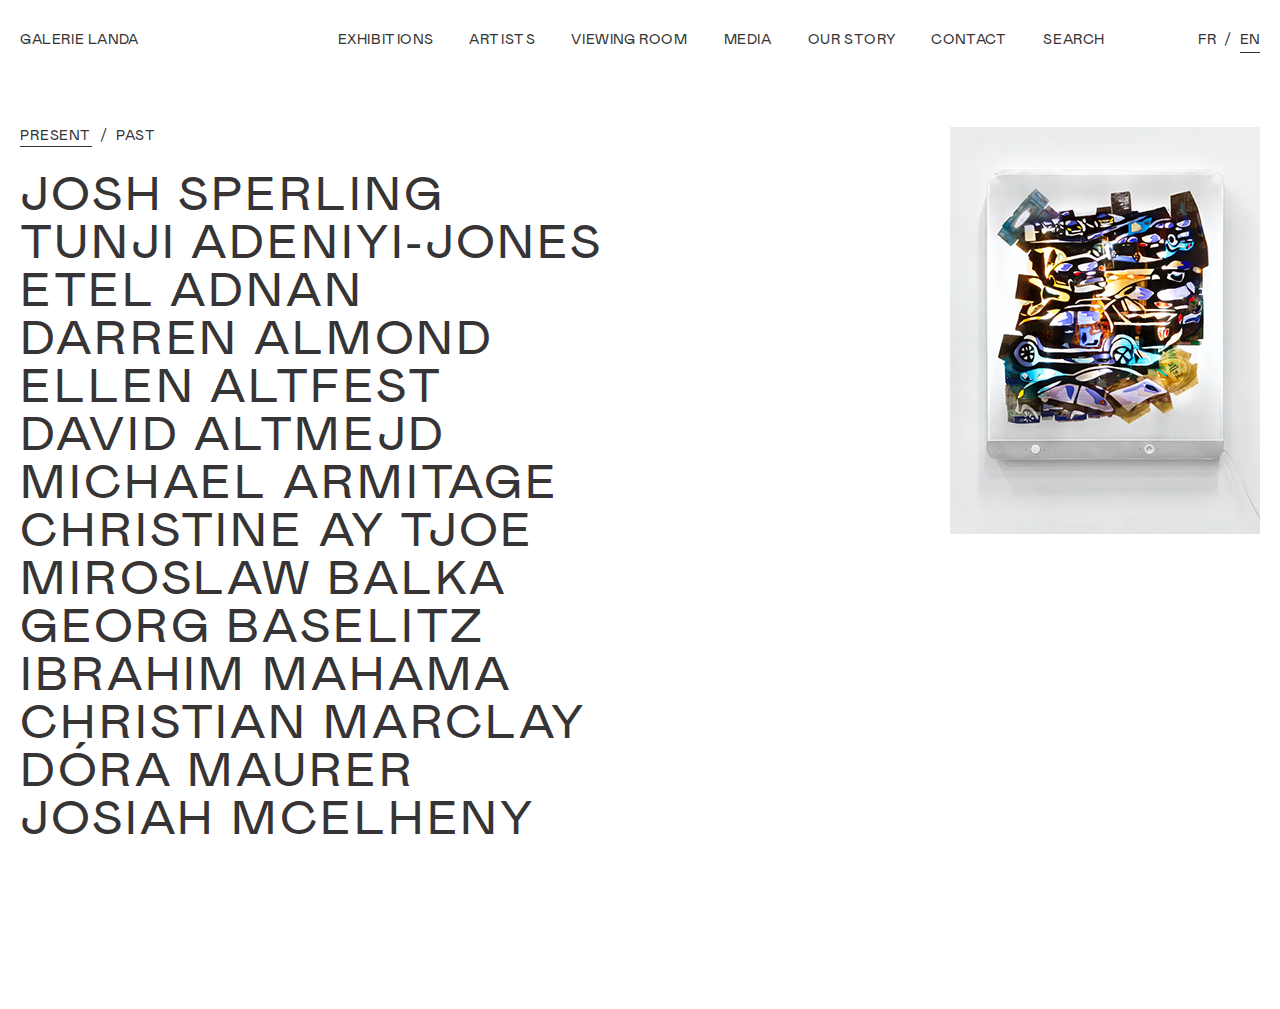
<file: item.html>
<!DOCTYPE html>
<html lang="en">
<head>
    <meta charset="UTF-8">
    <link rel="stylesheet" href="assets/css/style.min.css">
    
    <!-- Useful meta tags -->
    <meta http-equiv="x-ua-compatible" content="ie=edge">
    <meta name="viewport" content="width=device-width, initial-scale=1, shrink-to-fit=no">
    <meta name="robots" content="index, follow">
    <meta name="google" content="notranslate">
    <meta name="format-detection" content="telephone=no">
    <meta name="description" content="">
    
    <title>Home</title>
    
    <style>
        .preloader{
            position: fixed;
            top: 50%;
            left: 50%;
            transform: translate(-50%, -50%);
            width: 200vw;
            height: 200vh;
            background: #F9F9F9;
            z-index: 2000;
            display: flex;
            justify-content: center;
            align-items: center;
            transition: .75s;
        }
        .preloader.hide{
            opacity: 0;
            transform: translate(-50%, -50%) scale(0.8);
            visibility: hidden;
        }
    </style>
</head>
<body >

   <div class="wrapper">
       <header class="header">
           <div class="container">
               <div class="header__row">
                   <a class="header__left" href="">Galerie LANDA</a>
       
                   <nav class="header__nav close-nav">
                       <div class="header__nav-close close-nav onMob">
                           <img class="close-nav" src="assets/images/closeWhite.svg" alt="">
                       </div>
                       <ul>
                           <li><a href="#">exhibitions</a></li>
                           <li><a href="#">artists</a></li>
                           <li><a href="#"> viewing room</a></li>
                           <li><a href="#">media</a></li>
                           <li><a href="#">our story</a></li>
                           <li><a href="#">contact</a></li>
                           <li><a href="#">search</a></li>
       
                           <li class="onMob"><a href="#">newsletter</a></li>
                           <li class="onMob"><a href="#">instagram</a></li>
                           <li class="onMob"><a href="#">Privacy Policy</a></li>
                           <li class="onMob"><a href="#">created by otomweb</a></li>
                           <li class="onMob">
                               <ul class="lang ">
                                   <li><a href="#">FR</a></li>
                                   <li class="active"><a href="#">EN</a></li>
                               </ul>
                           </li>
                       </ul>
                   </nav>
       
                   <ul class="lang onDesc">
                       <li><a href="#">FR</a></li>
                       <li class="active"><a href="#">EN</a></li>
                   </ul>
       
                   <div class="burger onMob">
                       <span></span>
                       <span></span>
                       <span></span>
                   </div>
               </div>
           </div>
       </header>

       <main >
           
           <section class="section-offset item" style="--marginDesc: 47px 0">
               <div class="container">
                   <div class="mainBox">
                       <div class="mainBox__l">
                           <ul class="breads">
                               <li><a href="#"><span>present</span></a></li>
                               <li><a href="#"><span>past</span></a></li>
                           </ul>
                           <h1>
                               <div class="item__title">
                                   <a href="#">JOSH SPERLING</a>
                                   <a href="#">Tunji Adeniyi-Jones</a>
                                   <a href="#">Etel Adnan</a>
                                   <a href="#">Darren Almond</a>
                                   <a href="#">Ellen Altfest</a>
                                   <a href="#">David Altmejd</a>
                                   <a href="#">Michael Armitage</a>
                                   <a href="#">Christine Ay Tjoe</a>
                                   <a href="#">Miroslaw Balka</a>
                                   <a href="#">Georg Baselitz</a>
                                   <a href="#">Ibrahim Mahama</a>
                                   <a href="#">Christian Marclay</a>
                                   <a href="#">Dóra Maurer</a>
                                   <a href="#">Josiah McElheny</a>
                               </div>
                           </h1>
                       </div>
                       <div class="mainBox__r onDesc">
                           <div class="mainBox__r-img">
                               <img src="assets/images/img8.png" alt="">
                           </div>
                       </div>
                   </div>
               </div>
           </section>
           
           
           
       </main>

       <footer class="footer">
           <div class="container">
               <div class="footer__wrp">
                   <div>
                       <span style="transform: scale(1.5) translateY(2px);display: inline-block">©</span>
                       2022 Galerie LANDA. <span class="onDesc">all rights reserved.</span>
                   </div>
                   <ul class="onDesc">
                       <li><a href="#">newsletter</a></li>
                       <li><a href="#">instagram</a></li>
                       <li><a href="#">Privacy Policy</a></li>
                       <li><a href="#">created by otomweb</a></li>
                   </ul>
               </div>
           </div>
       </footer>
       
   </div>


    <script src="https://code.jquery.com/jquery-3.6.0.min.js" integrity="sha256-/xUj+3OJU5yExlq6GSYGSHk7tPXikynS7ogEvDej/m4=" crossorigin="anonymous"></script>
    <script src="https://unpkg.com/swiper@8/swiper-bundle.min.js"></script>
    <script src="assets/js/app.js"></script>
</body>
</html>
</file>
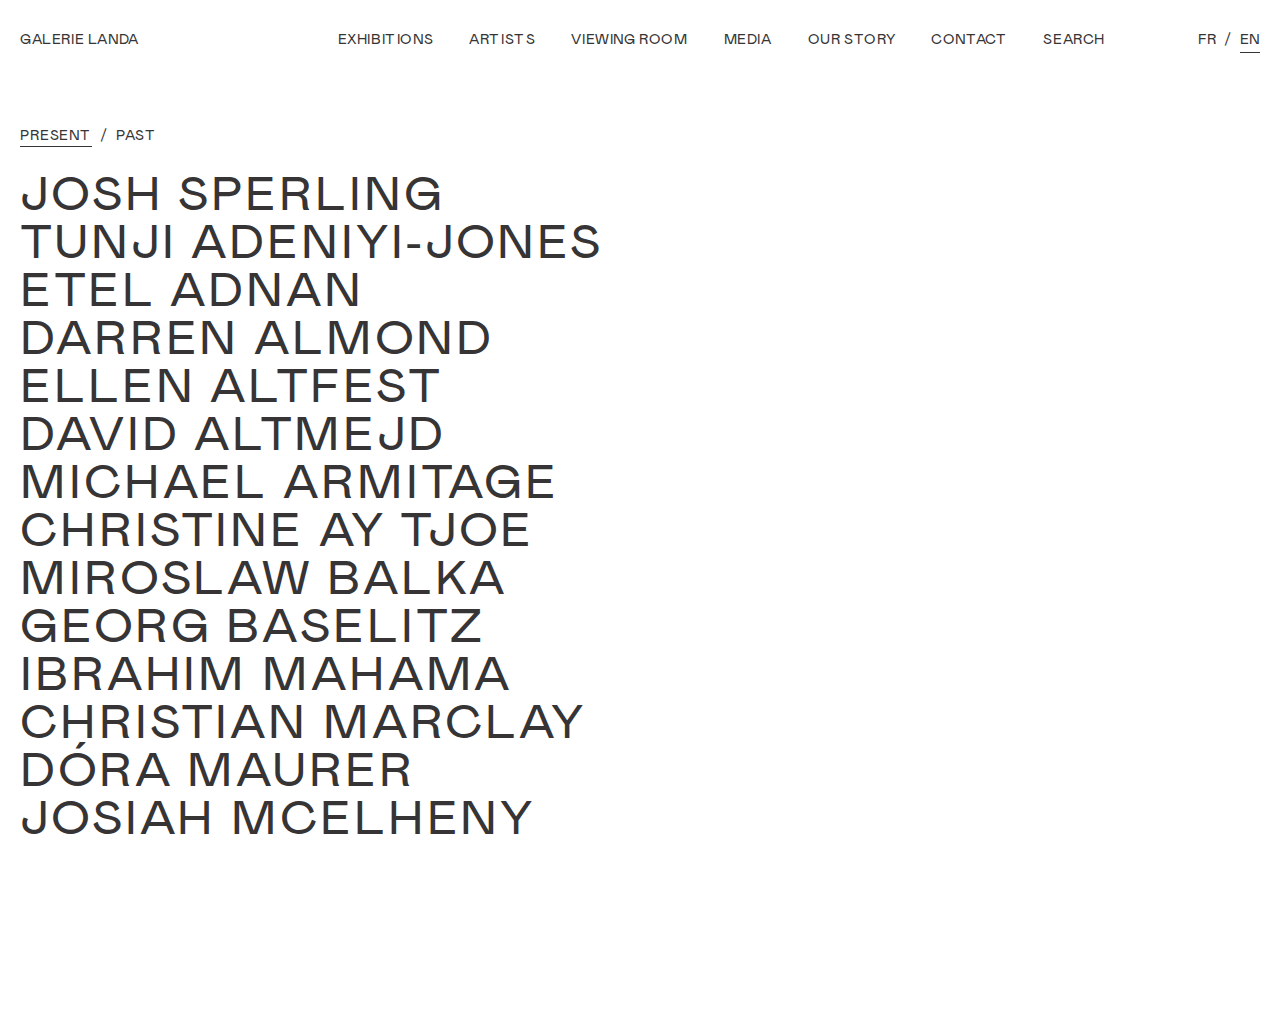
<file: itemClear.html>
<!DOCTYPE html>
<html lang="en">
<head>
    <meta charset="UTF-8">
    <link rel="stylesheet" href="assets/css/style.min.css">
    
    <!-- Useful meta tags -->
    <meta http-equiv="x-ua-compatible" content="ie=edge">
    <meta name="viewport" content="width=device-width, initial-scale=1, shrink-to-fit=no">
    <meta name="robots" content="index, follow">
    <meta name="google" content="notranslate">
    <meta name="format-detection" content="telephone=no">
    <meta name="description" content="">
    
    <title>Home</title>
    
    <style>
        .preloader{
            position: fixed;
            top: 50%;
            left: 50%;
            transform: translate(-50%, -50%);
            width: 200vw;
            height: 200vh;
            background: #F9F9F9;
            z-index: 2000;
            display: flex;
            justify-content: center;
            align-items: center;
            transition: .75s;
        }
        .preloader.hide{
            opacity: 0;
            transform: translate(-50%, -50%) scale(0.8);
            visibility: hidden;
        }
    </style>
</head>
<body >

   <div class="wrapper">
       <header class="header">
           <div class="container">
               <div class="header__row">
                   <a class="header__left" href="">Galerie LANDA</a>
       
                   <nav class="header__nav close-nav">
                       <div class="header__nav-close close-nav onMob">
                           <img class="close-nav" src="assets/images/closeWhite.svg" alt="">
                       </div>
                       <ul>
                           <li><a href="#">exhibitions</a></li>
                           <li><a href="#">artists</a></li>
                           <li><a href="#"> viewing room</a></li>
                           <li><a href="#">media</a></li>
                           <li><a href="#">our story</a></li>
                           <li><a href="#">contact</a></li>
                           <li><a href="#">search</a></li>
       
                           <li class="onMob"><a href="#">newsletter</a></li>
                           <li class="onMob"><a href="#">instagram</a></li>
                           <li class="onMob"><a href="#">Privacy Policy</a></li>
                           <li class="onMob"><a href="#">created by otomweb</a></li>
                           <li class="onMob">
                               <ul class="lang ">
                                   <li><a href="#">FR</a></li>
                                   <li class="active"><a href="#">EN</a></li>
                               </ul>
                           </li>
                       </ul>
                   </nav>
       
                   <ul class="lang onDesc">
                       <li><a href="#">FR</a></li>
                       <li class="active"><a href="#">EN</a></li>
                   </ul>
       
                   <div class="burger onMob">
                       <span></span>
                       <span></span>
                       <span></span>
                   </div>
               </div>
           </div>
       </header>

       <main >
           
           <section class="section-offset item" style="--marginDesc: 47px 0">
               <div class="container">
                   <div class="mainBox">
                       <div class="mainBox__l">
                           <ul class="breads">
                               <li><a href="#"><span>present</span></a></li>
                               <li><a href="#"><span>past</span></a></li>
                           </ul>
                           <h1>
                               <div>JOSH SPERLING</div>
                               <div>Tunji Adeniyi-Jones</div>
                               <div>Etel Adnan</div>
                               <div>Darren Almond</div>
                               <div>Ellen Altfest</div>
                               <div>David Altmejd</div>
                               <div>Michael Armitage</div>
                               <div>Christine Ay Tjoe</div>
                               <div>Miroslaw Balka</div>
                               <div>Georg Baselitz</div>
                               <div>Ibrahim Mahama</div>
                               <div>Christian Marclay</div>
                               <div>Dóra Maurer</div>
                               <div>Josiah McElheny</div>
                           </h1>
                       </div>
                   </div>
               </div>
           </section>
           
           
           
       </main>

       <footer class="footer">
           <div class="container">
               <div class="footer__wrp">
                   <div>
                       <span style="transform: scale(1.5) translateY(2px);display: inline-block">©</span>
                       2022 Galerie LANDA. <span class="onDesc">all rights reserved.</span>
                   </div>
                   <ul class="onDesc">
                       <li><a href="#">newsletter</a></li>
                       <li><a href="#">instagram</a></li>
                       <li><a href="#">Privacy Policy</a></li>
                       <li><a href="#">created by otomweb</a></li>
                   </ul>
               </div>
           </div>
       </footer>
       
   </div>


    <script src="https://code.jquery.com/jquery-3.6.0.min.js" integrity="sha256-/xUj+3OJU5yExlq6GSYGSHk7tPXikynS7ogEvDej/m4=" crossorigin="anonymous"></script>
    <script src="https://unpkg.com/swiper@8/swiper-bundle.min.js"></script>
    <script src="assets/js/app.js"></script>
</body>
</html>
</file>
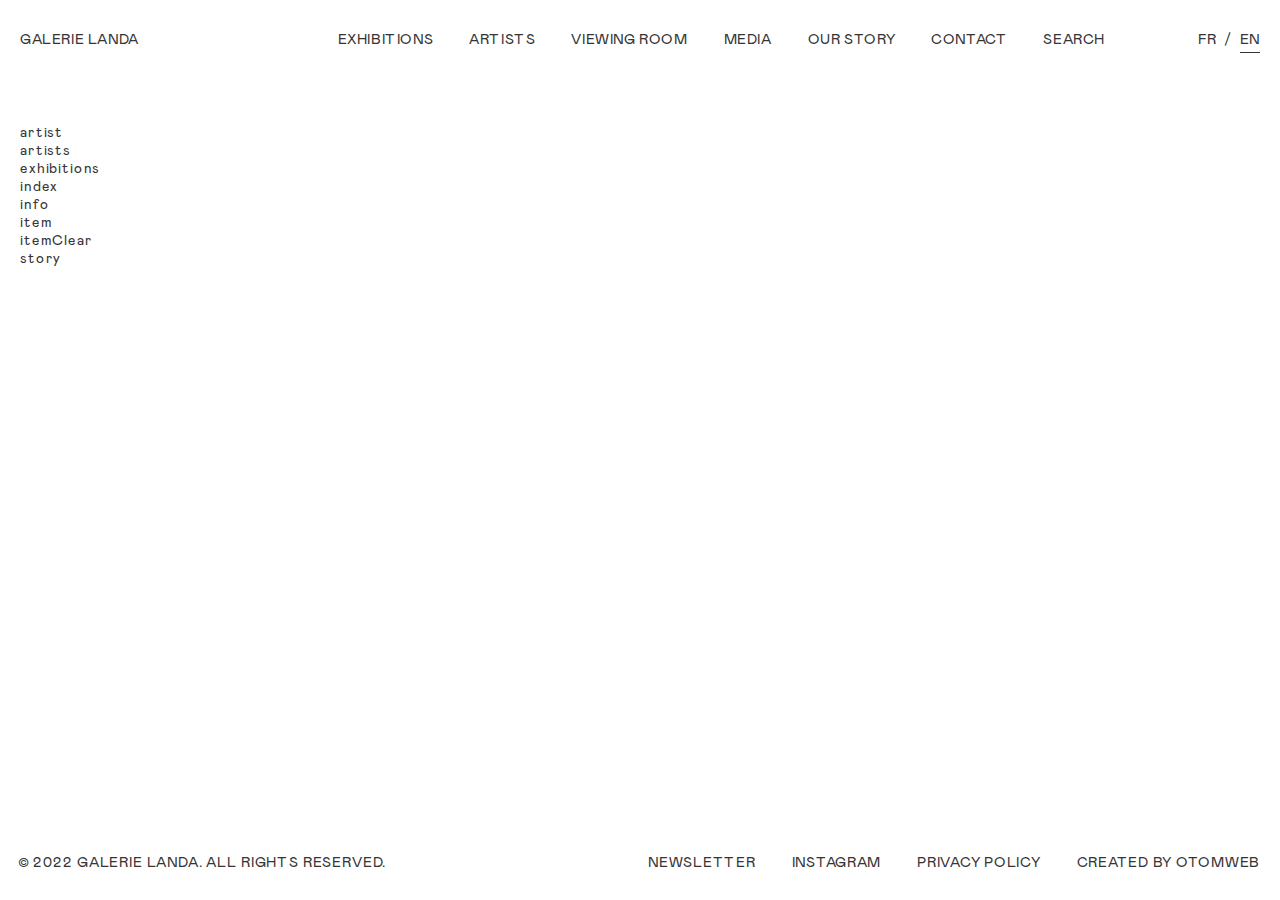
<file: siteMap.html>
<!DOCTYPE html>
<html lang="en">
<head>
    <meta charset="UTF-8">
    <link rel="stylesheet" href="assets/css/style.min.css">
    
    <!-- Useful meta tags -->
    <meta http-equiv="x-ua-compatible" content="ie=edge">
    <meta name="viewport" content="width=device-width, initial-scale=1, shrink-to-fit=no">
    <meta name="robots" content="index, follow">
    <meta name="google" content="notranslate">
    <meta name="format-detection" content="telephone=no">
    <meta name="description" content="">
    
    <title>Home</title>
    
    <style>
        .preloader{
            position: fixed;
            top: 50%;
            left: 50%;
            transform: translate(-50%, -50%);
            width: 200vw;
            height: 200vh;
            background: #F9F9F9;
            z-index: 2000;
            display: flex;
            justify-content: center;
            align-items: center;
            transition: .75s;
        }
        .preloader.hide{
            opacity: 0;
            transform: translate(-50%, -50%) scale(0.8);
            visibility: hidden;
        }
    </style>
</head>
<body >

   <div class="wrapper">
       <header class="header">
           <div class="container">
               <div class="header__row">
                   <a class="header__left" href="">Galerie LANDA</a>
       
                   <nav class="header__nav close-nav">
                       <div class="header__nav-close close-nav onMob">
                           <img class="close-nav" src="assets/images/closeWhite.svg" alt="">
                       </div>
                       <ul>
                           <li><a href="#">exhibitions</a></li>
                           <li><a href="#">artists</a></li>
                           <li><a href="#"> viewing room</a></li>
                           <li><a href="#">media</a></li>
                           <li><a href="#">our story</a></li>
                           <li><a href="#">contact</a></li>
                           <li><a href="#">search</a></li>
       
                           <li class="onMob"><a href="#">newsletter</a></li>
                           <li class="onMob"><a href="#">instagram</a></li>
                           <li class="onMob"><a href="#">Privacy Policy</a></li>
                           <li class="onMob"><a href="#">created by otomweb</a></li>
                           <li class="onMob">
                               <ul class="lang ">
                                   <li><a href="#">FR</a></li>
                                   <li class="active"><a href="#">EN</a></li>
                               </ul>
                           </li>
                       </ul>
                   </nav>
       
                   <ul class="lang onDesc">
                       <li><a href="#">FR</a></li>
                       <li class="active"><a href="#">EN</a></li>
                   </ul>
       
                   <div class="burger onMob">
                       <span></span>
                       <span></span>
                       <span></span>
                   </div>
               </div>
           </div>
       </header>

       <main >
           
           <section class="section-offset story" style="--marginDesc: 44px 0">
               <div class="container">
                   <ul>
                       <li><a href="https://alexeysoloberezin.github.io/ukw/artist.html">artist</a></li>
                       <li><a href="https://alexeysoloberezin.github.io/ukw/artists.html">artists</a></li>
                       <li><a href="https://alexeysoloberezin.github.io/ukw/exhibitions.html">exhibitions</a></li>
                       <li><a href="https://alexeysoloberezin.github.io/ukw/index.html">index</a></li>
                       <li><a href="https://alexeysoloberezin.github.io/ukw/info.html">info</a></li>
                       <li><a href="https://alexeysoloberezin.github.io/ukw/item.html">item</a></li>
                       <li><a href="https://alexeysoloberezin.github.io/ukw/itemClear.html">itemClear</a></li>
                       <li><a href="https://alexeysoloberezin.github.io/ukw/story.html">story</a></li>
                   </ul>
               </div>
           </section>
           
           
       </main>

       <footer class="footer">
           <div class="container">
               <div class="footer__wrp">
                   <div>
                       <span style="transform: scale(1.5) translateY(2px);display: inline-block">©</span>
                       2022 Galerie LANDA. <span class="onDesc">all rights reserved.</span>
                   </div>
                   <ul class="onDesc">
                       <li><a href="#">newsletter</a></li>
                       <li><a href="#">instagram</a></li>
                       <li><a href="#">Privacy Policy</a></li>
                       <li><a href="#">created by otomweb</a></li>
                   </ul>
               </div>
           </div>
       </footer>
       
   </div>


    <script src="https://code.jquery.com/jquery-3.6.0.min.js" integrity="sha256-/xUj+3OJU5yExlq6GSYGSHk7tPXikynS7ogEvDej/m4=" crossorigin="anonymous"></script>
    <script src="https://unpkg.com/swiper@8/swiper-bundle.min.js"></script>
    <script src="assets/js/app.js"></script>
</body>
</html>
</file>
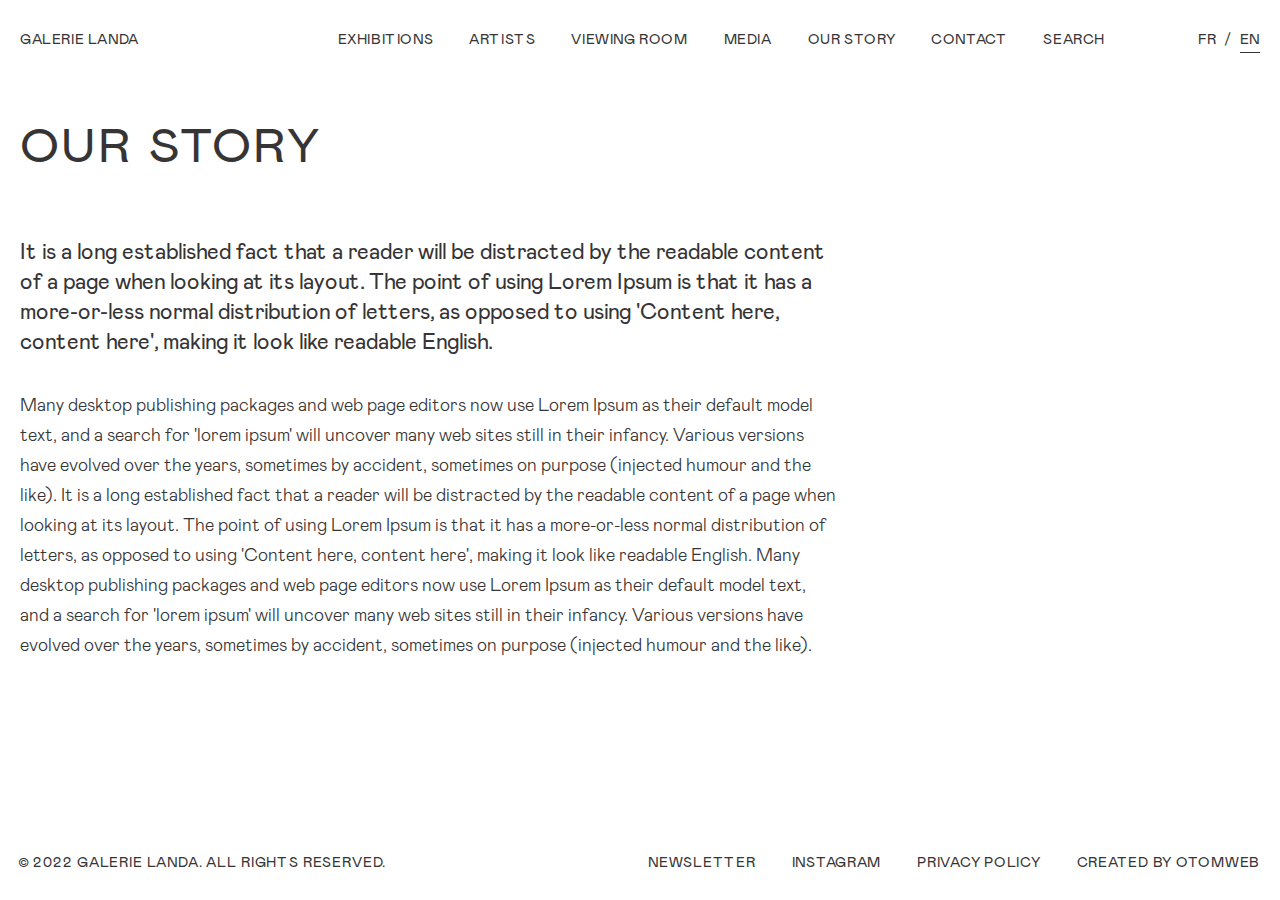
<file: story.html>
<!DOCTYPE html>
<html lang="en">
<head>
    <meta charset="UTF-8">
    <link rel="stylesheet" href="assets/css/style.min.css">
    
    <!-- Useful meta tags -->
    <meta http-equiv="x-ua-compatible" content="ie=edge">
    <meta name="viewport" content="width=device-width, initial-scale=1, shrink-to-fit=no">
    <meta name="robots" content="index, follow">
    <meta name="google" content="notranslate">
    <meta name="format-detection" content="telephone=no">
    <meta name="description" content="">
    
    <title>Home</title>
    
    <style>
        .preloader{
            position: fixed;
            top: 50%;
            left: 50%;
            transform: translate(-50%, -50%);
            width: 200vw;
            height: 200vh;
            background: #F9F9F9;
            z-index: 2000;
            display: flex;
            justify-content: center;
            align-items: center;
            transition: .75s;
        }
        .preloader.hide{
            opacity: 0;
            transform: translate(-50%, -50%) scale(0.8);
            visibility: hidden;
        }
    </style>
</head>
<body >

   <div class="wrapper">
       <header class="header">
           <div class="container">
               <div class="header__row">
                   <a class="header__left" href="">Galerie LANDA</a>
       
                   <nav class="header__nav close-nav">
                       <div class="header__nav-close close-nav onMob">
                           <img class="close-nav" src="assets/images/closeWhite.svg" alt="">
                       </div>
                       <ul>
                           <li><a href="#">exhibitions</a></li>
                           <li><a href="#">artists</a></li>
                           <li><a href="#"> viewing room</a></li>
                           <li><a href="#">media</a></li>
                           <li><a href="#">our story</a></li>
                           <li><a href="#">contact</a></li>
                           <li><a href="#">search</a></li>
       
                           <li class="onMob"><a href="#">newsletter</a></li>
                           <li class="onMob"><a href="#">instagram</a></li>
                           <li class="onMob"><a href="#">Privacy Policy</a></li>
                           <li class="onMob"><a href="#">created by otomweb</a></li>
                           <li class="onMob">
                               <ul class="lang ">
                                   <li><a href="#">FR</a></li>
                                   <li class="active"><a href="#">EN</a></li>
                               </ul>
                           </li>
                       </ul>
                   </nav>
       
                   <ul class="lang onDesc">
                       <li><a href="#">FR</a></li>
                       <li class="active"><a href="#">EN</a></li>
                   </ul>
       
                   <div class="burger onMob">
                       <span></span>
                       <span></span>
                       <span></span>
                   </div>
               </div>
           </div>
       </header>

       <main >
           
           <section class="section-offset story" style="--marginDesc: 44px 0">
               <div class="container">
                   <h1>our story</h1>
                   <div class="mainBox">
                       <div class="mainBox__l">
                           <h5>It is a long established fact that a reader will be distracted by the readable content of a page
                               when looking at its layout. The point of using Lorem Ipsum is that it has a more-or-less normal
                               distribution of letters, as opposed to using 'Content here, content here', making it look like
                               readable English.
                           </h5>
                           <p>Many desktop publishing packages and web page editors now use Lorem Ipsum as their default model
                               text, and a search for 'lorem ipsum' will uncover many web sites still in their infancy. Various
                               versions have evolved over the years, sometimes by accident, sometimes on purpose (injected humour
                               and the like). It is a long established fact that a reader will be distracted by the readable
                               content of a page when looking at its layout. The point of using Lorem Ipsum is that it has a
                               more-or-less normal distribution of letters, as opposed to using 'Content here, content here',
                               making it look like readable English. Many desktop publishing packages and web page editors now use
                               Lorem Ipsum as their default model text, and a search for 'lorem ipsum' will uncover many web sites
                               still in their infancy. Various versions have evolved over the years, sometimes by accident,
                               sometimes on purpose (injected humour and the like).
                           </p>
                       </div>
                   </div>
               </div>
           </section>
           
           
       </main>

       <footer class="footer">
           <div class="container">
               <div class="footer__wrp">
                   <div>
                       <span style="transform: scale(1.5) translateY(2px);display: inline-block">©</span>
                       2022 Galerie LANDA. <span class="onDesc">all rights reserved.</span>
                   </div>
                   <ul class="onDesc">
                       <li><a href="#">newsletter</a></li>
                       <li><a href="#">instagram</a></li>
                       <li><a href="#">Privacy Policy</a></li>
                       <li><a href="#">created by otomweb</a></li>
                   </ul>
               </div>
           </div>
       </footer>
       
   </div>


    <script src="https://code.jquery.com/jquery-3.6.0.min.js" integrity="sha256-/xUj+3OJU5yExlq6GSYGSHk7tPXikynS7ogEvDej/m4=" crossorigin="anonymous"></script>
    <script src="https://unpkg.com/swiper@8/swiper-bundle.min.js"></script>
    <script src="assets/js/app.js"></script>
</body>
</html>
</file>
<file: assets/css/style.min.css>
@charset "UTF-8";
@font-face {
  font-family: "Mabry Pro";
  src: url("../fonts/woff/MabryPro-Bold.woff2") format("woff2"), url("../fonts/woff/MabryPro-Bold.woff") format("woff");
  font-weight: bold;
  font-style: normal;
  font-display: swap;
}
@font-face {
  font-family: "Mabry Pro";
  src: url("../fonts/woff/MabryPro-Black.woff2") format("woff2"), url("../fonts/woff/MabryPro-Black.woff") format("woff");
  font-weight: 900;
  font-style: normal;
  font-display: swap;
}
@font-face {
  font-family: "Mabry Pro Italic";
  src: url("../fonts/woff/MabryPro-BlackItalic.woff2") format("woff2"), url("../fonts/woff/MabryPro-BlackItalic.woff") format("woff");
  font-weight: 900;
  font-style: italic;
  font-display: swap;
}
@font-face {
  font-family: "Mabry Pro";
  src: url("../fonts/woff/MabryPro-Regular.woff2") format("woff2"), url("../fonts/woff/MabryPro-Regular.woff") format("woff");
  font-weight: normal;
  font-style: normal;
  font-display: swap;
}
@font-face {
  font-family: "Mabry Pro";
  src: url("../fonts/woff/Mabry Pro Medium.woff2") format("woff2");
  font-weight: 500;
  font-style: normal;
  font-display: swap;
}
@font-face {
  font-family: "Mabry Pro Italic";
  src: url("../fonts/woff/Mabry Pro Medium Italic.woff2") format("woff2");
  font-weight: 500;
  font-style: italic;
  font-display: swap;
}
@font-face {
  font-family: "Mabry Pro Italic";
  src: url("../fonts/woff/Mabry Pro Light Italic.woff2") format("woff2");
  font-weight: 300;
  font-style: italic;
  font-display: swap;
}
@font-face {
  font-family: "Mabry Pro";
  src: url("../fonts/woff/Mabry Pro Light.woff2") format("woff2");
  font-weight: 300;
  font-style: normal;
  font-display: swap;
}
@font-face {
  font-family: "Mabry Pro Italic";
  src: url("../fonts/woff/Mabry Pro Italic.woff2") format("woff2");
  font-weight: 400;
  font-style: italic;
  font-display: swap;
}
html, body, div, span, applet, object, iframe,
h1, h2, h3, h4, h5, h6, p, blockquote, pre,
a, abbr, acronym, address, big, cite, code,
del, dfn, em, img, ins, kbd, q, s, samp,
small, strike, strong, sub, sup, tt, var,
b, u, i, center,
dl, dt, dd, ol, ul, li,
fieldset, form, label, legend,
table, caption, tbody, tfoot, thead, tr, th, td,
article, aside, canvas, details, embed,
figure, figcaption, footer, header, hgroup,
menu, nav, output, ruby, section, summary,
time, mark, audio, video {
  margin: 0;
  padding: 0;
  border: 0;
  font-size: 100%;
  font: inherit;
  text-decoration: none;
  vertical-align: baseline;
}

/* HTML5 display-role reset for older browsers */
article, aside, details, figcaption, figure,
footer, header, hgroup, menu, nav, section {
  display: block;
}

body {
  line-height: 1;
}

ol, ul {
  list-style: none;
}

blockquote, q {
  quotes: none;
}

blockquote:before, blockquote:after,
q:before, q:after {
  content: "";
  content: none;
}

table {
  border-collapse: collapse;
  border-spacing: 0;
}

/*
 * Custom Select jQuery Plugin Base
 */
.custom-select {
  position: relative;
  min-width: 220px;
  display: flex;
  padding: 0 30px 0 19px;
  background: #fff;
  height: 49px;
  font-family: inherit;
  font-size: 14px;
  line-height: 24px;
  align-items: center;
}
.custom-select.custom-select--active:after {
  transform: rotate(180deg);
}
.custom-select:after {
  content: "";
  position: absolute;
  top: 21px;
  right: 20px;
  width: 7px;
  height: 9px;
  pointer-events: none;
  transition: 0.2s;
  display: block;
  background: url("../images/arrow.png") center/contain no-repeat;
}
.custom-select__option {
  overflow: hidden;
  box-sizing: border-box;
  display: block;
  width: 100%;
  padding: 0;
  background-color: transparent;
  border-radius: 0;
  font-family: inherit;
  white-space: nowrap;
  text-align: left;
  outline: none;
  border: none;
  text-overflow: ellipsis;
  cursor: pointer;
  user-select: none;
  -webkit-appearance: none;
  -moz-appearance: none;
  appearance: none;
  font-size: 14px;
  line-height: 24px;
}
.custom-select__option-wrap {
  position: relative;
}
.custom-select__input {
  box-sizing: border-box;
  display: block;
  width: 100%;
  padding: 0;
  border-width: 1px 0;
  border-style: solid;
  border-radius: 0;
  font-family: inherit;
  -webkit-appearance: none;
  -moz-appearance: none;
  appearance: none;
}
.custom-select__dropdown {
  position: absolute;
  box-sizing: border-box;
  width: 100%;
  top: 100%;
  background: #fff;
  left: 0;
  z-index: 1005;
  padding: 10px 10px 10px 19px;
  box-shadow: 0 6px 5px rgba(201, 201, 201, 0.55);
}
.custom-select__dropdown .custom-select__option {
  margin-bottom: 10px;
}
.custom-select--dropup .custom-select__dropdown {
  top: auto;
  bottom: 100%;
}

/**
 * Swiper 8.0.7
 * Most modern mobile touch slider and framework with hardware accelerated transitions
 * https://swiperjs.com
 *
 * Copyright 2014-2022 Vladimir Kharlampidi
 *
 * Released under the MIT License
 *
 * Released on: March 4, 2022
 */
@font-face {
  font-family: swiper-icons;
  src: url("data:application/font-woff;charset=utf-8;base64, [base64]//wADZ2x5ZgAAAywAAADMAAAD2MHtryVoZWFkAAABbAAAADAAAAA2E2+eoWhoZWEAAAGcAAAAHwAAACQC9gDzaG10eAAAAigAAAAZAAAArgJkABFsb2NhAAAC0AAAAFoAAABaFQAUGG1heHAAAAG8AAAAHwAAACAAcABAbmFtZQAAA/gAAAE5AAACXvFdBwlwb3N0AAAFNAAAAGIAAACE5s74hXjaY2BkYGAAYpf5Hu/j+W2+MnAzMYDAzaX6QjD6/4//Bxj5GA8AuRwMYGkAPywL13jaY2BkYGA88P8Agx4j+/8fQDYfA1AEBWgDAIB2BOoAeNpjYGRgYNBh4GdgYgABEMnIABJzYNADCQAACWgAsQB42mNgYfzCOIGBlYGB0YcxjYGBwR1Kf2WQZGhhYGBiYGVmgAFGBiQQkOaawtDAoMBQxXjg/wEGPcYDDA4wNUA2CCgwsAAAO4EL6gAAeNpj2M0gyAACqxgGNWBkZ2D4/wMA+xkDdgAAAHjaY2BgYGaAYBkGRgYQiAHyGMF8FgYHIM3DwMHABGQrMOgyWDLEM1T9/w8UBfEMgLzE////P/5//f/V/xv+r4eaAAeMbAxwIUYmIMHEgKYAYjUcsDAwsLKxc3BycfPw8jEQA/[base64]/uznmfPFBNODM2K7MTQ45YEAZqGP81AmGGcF3iPqOop0r1SPTaTbVkfUe4HXj97wYE+yNwWYxwWu4v1ugWHgo3S1XdZEVqWM7ET0cfnLGxWfkgR42o2PvWrDMBSFj/IHLaF0zKjRgdiVMwScNRAoWUoH78Y2icB/yIY09An6AH2Bdu/UB+yxopYshQiEvnvu0dURgDt8QeC8PDw7Fpji3fEA4z/PEJ6YOB5hKh4dj3EvXhxPqH/SKUY3rJ7srZ4FZnh1PMAtPhwP6fl2PMJMPDgeQ4rY8YT6Gzao0eAEA409DuggmTnFnOcSCiEiLMgxCiTI6Cq5DZUd3Qmp10vO0LaLTd2cjN4fOumlc7lUYbSQcZFkutRG7g6JKZKy0RmdLY680CDnEJ+UMkpFFe1RN7nxdVpXrC4aTtnaurOnYercZg2YVmLN/d/gczfEimrE/fs/bOuq29Zmn8tloORaXgZgGa78yO9/cnXm2BpaGvq25Dv9S4E9+5SIc9PqupJKhYFSSl47+Qcr1mYNAAAAeNptw0cKwkAAAMDZJA8Q7OUJvkLsPfZ6zFVERPy8qHh2YER+3i/BP83vIBLLySsoKimrqKqpa2hp6+jq6RsYGhmbmJqZSy0sraxtbO3sHRydnEMU4uR6yx7JJXveP7WrDycAAAAAAAH//wACeNpjYGRgYOABYhkgZgJCZgZNBkYGLQZtIJsFLMYAAAw3ALgAeNolizEKgDAQBCchRbC2sFER0YD6qVQiBCv/H9ezGI6Z5XBAw8CBK/m5iQQVauVbXLnOrMZv2oLdKFa8Pjuru2hJzGabmOSLzNMzvutpB3N42mNgZGBg4GKQYzBhYMxJLMlj4GBgAYow/P/PAJJhLM6sSoWKfWCAAwDAjgbRAAB42mNgYGBkAIIbCZo5IPrmUn0hGA0AO8EFTQAA");
  font-weight: 400;
  font-style: normal;
}
:root {
  --swiper-theme-color:#007aff;
}

.swiper {
  margin-left: auto;
  margin-right: auto;
  position: relative;
  overflow: hidden;
  list-style: none;
  padding: 0;
  z-index: 1;
}

.swiper-vertical > .swiper-wrapper {
  flex-direction: column;
}

.swiper-wrapper {
  position: relative;
  width: 100%;
  height: 100%;
  z-index: 1;
  display: flex;
  transition-property: transform;
  box-sizing: content-box;
}

.swiper-android .swiper-slide, .swiper-wrapper {
  transform: translate3d(0px, 0, 0);
}

.swiper-pointer-events {
  touch-action: pan-y;
}

.swiper-pointer-events.swiper-vertical {
  touch-action: pan-x;
}

.swiper-slide {
  flex-shrink: 0;
  width: 100%;
  height: 100%;
  position: relative;
  transition-property: transform;
}

.swiper-slide-invisible-blank {
  visibility: hidden;
}

.swiper-autoheight, .swiper-autoheight .swiper-slide {
  height: auto;
}

.swiper-autoheight .swiper-wrapper {
  align-items: flex-start;
  transition-property: transform, height;
}

.swiper-backface-hidden .swiper-slide {
  transform: translateZ(0);
  -webkit-backface-visibility: hidden;
  backface-visibility: hidden;
}

.swiper-3d, .swiper-3d.swiper-css-mode .swiper-wrapper {
  perspective: 1200px;
}

.swiper-3d .swiper-cube-shadow, .swiper-3d .swiper-slide, .swiper-3d .swiper-slide-shadow, .swiper-3d .swiper-slide-shadow-bottom, .swiper-3d .swiper-slide-shadow-left, .swiper-3d .swiper-slide-shadow-right, .swiper-3d .swiper-slide-shadow-top, .swiper-3d .swiper-wrapper {
  transform-style: preserve-3d;
}

.swiper-3d .swiper-slide-shadow, .swiper-3d .swiper-slide-shadow-bottom, .swiper-3d .swiper-slide-shadow-left, .swiper-3d .swiper-slide-shadow-right, .swiper-3d .swiper-slide-shadow-top {
  position: absolute;
  left: 0;
  top: 0;
  width: 100%;
  height: 100%;
  pointer-events: none;
  z-index: 10;
}

.swiper-3d .swiper-slide-shadow {
  background: rgba(0, 0, 0, 0.15);
}

.swiper-3d .swiper-slide-shadow-left {
  background-image: linear-gradient(to left, rgba(0, 0, 0, 0.5), rgba(0, 0, 0, 0));
}

.swiper-3d .swiper-slide-shadow-right {
  background-image: linear-gradient(to right, rgba(0, 0, 0, 0.5), rgba(0, 0, 0, 0));
}

.swiper-3d .swiper-slide-shadow-top {
  background-image: linear-gradient(to top, rgba(0, 0, 0, 0.5), rgba(0, 0, 0, 0));
}

.swiper-3d .swiper-slide-shadow-bottom {
  background-image: linear-gradient(to bottom, rgba(0, 0, 0, 0.5), rgba(0, 0, 0, 0));
}

.swiper-css-mode > .swiper-wrapper {
  overflow: auto;
  scrollbar-width: none;
  -ms-overflow-style: none;
}

.swiper-css-mode > .swiper-wrapper::-webkit-scrollbar {
  display: none;
}

.swiper-css-mode > .swiper-wrapper > .swiper-slide {
  scroll-snap-align: start start;
}

.swiper-horizontal.swiper-css-mode > .swiper-wrapper {
  scroll-snap-type: x mandatory;
}

.swiper-vertical.swiper-css-mode > .swiper-wrapper {
  scroll-snap-type: y mandatory;
}

.swiper-centered > .swiper-wrapper::before {
  content: "";
  flex-shrink: 0;
  order: 9999;
}

.swiper-centered.swiper-horizontal > .swiper-wrapper > .swiper-slide:first-child {
  margin-inline-start: var(--swiper-centered-offset-before);
}

.swiper-centered.swiper-horizontal > .swiper-wrapper::before {
  height: 100%;
  min-height: 1px;
  width: var(--swiper-centered-offset-after);
}

.swiper-centered.swiper-vertical > .swiper-wrapper > .swiper-slide:first-child {
  margin-block-start: var(--swiper-centered-offset-before);
}

.swiper-centered.swiper-vertical > .swiper-wrapper::before {
  width: 100%;
  min-width: 1px;
  height: var(--swiper-centered-offset-after);
}

.swiper-centered > .swiper-wrapper > .swiper-slide {
  scroll-snap-align: center center;
}

body, html {
  width: 100%;
  min-height: 100vh;
  height: 100%;
  max-width: 100vw;
  overflow-x: hidden;
}

img {
  max-width: 100%;
}

body {
  font-size: 14px;
  line-height: 18px;
  letter-spacing: 0.06em;
  font-family: "Mabry Pro";
  font-weight: 400;
}

* {
  color: #363435;
  box-sizing: border-box;
  letter-spacing: 0.06em;
  font-family: "Mabry Pro";
}

.wrapper {
  padding-bottom: 118px;
  padding-top: 80px;
  position: relative;
  min-height: 100vh;
}

button {
  border: none;
  cursor: pointer;
}

.center {
  display: flex;
  align-items: center;
  justify-content: center;
}

h1 {
  font-size: 48px;
  line-height: 1;
  font-weight: 400;
  text-transform: uppercase;
}
h1 * {
  color: #363435;
  letter-spacing: 0.06em;
  line-height: 1;
}
h1 span {
  margin-bottom: 48px;
  display: block;
}

h2 {
  text-transform: uppercase;
  margin-bottom: 51px;
}

h5 {
  font-size: 22px;
  letter-spacing: 0;
  line-height: 30px;
}

p {
  font-size: 18px;
  font-weight: 300;
  letter-spacing: 0;
  margin-bottom: 20px;
}

.container, .artists__slider-btns {
  padding: 0 20px;
  width: 100%;
  max-width: 1400px;
  margin: 0 auto;
}

.btn {
  cursor: pointer;
  font-size: 14px;
  line-height: 24px;
  text-transform: uppercase;
  letter-spacing: 0.06em;
  min-width: 112px;
  display: inline-flex;
  width: fit-content;
  align-items: center;
  transition: 0.3s;
}
.btn.content {
  min-width: fit-content;
}
.btn-white {
  color: #ffffff;
  border-bottom: 1px solid #fff;
}
.btn-black {
  color: #363435;
  border-bottom: 1px solid #363435;
}
.btn-next:After {
  content: "→";
  margin-left: auto;
}
.btn:hover {
  border-bottom: 1px solid transparent !important;
}

input {
  outline: none;
}

:root {
  --paddingDesc: 0px 0;
  --marginDesc: 51px 0;
  --paddingMob: 0 0;
  --marginMob: 36px 0;
}

@media (min-width: 1150px) {
  .section-offset {
    margin: var(--marginDesc);
    padding: var(--paddingDesc);
  }
}
@media (max-width: 1150px) {
  .section-offset {
    margin: var(--marginMob);
    padding: var(--paddingMob);
  }
}

.bottomLine, .breads li span:before, .home-pagination .swiper-pagination-bullet:before, .header .lang li.active:before, .hoverBottomLine:before, .footer ul a:before, .header__nav ul a:before {
  content: "";
  position: absolute;
  width: 100%;
  height: 1px;
  background: #363435;
  transition-delay: 0.45s;
  bottom: -4px !important;
  transition: 0.35s;
}

.hoverBottomLine, .footer ul a, .header__nav ul a {
  position: relative;
}
.hoverBottomLine:before, .footer ul a:before, .header__nav ul a:before {
  bottom: -4px;
  left: 0;
  opacity: 0;
  visibility: hidden;
}
@media (min-width: 1150px) {
  .hoverBottomLine:hover:before, .footer ul a:hover:before, .header__nav ul a:hover:before {
    opacity: 1;
    visibility: visible;
  }
}

.header {
  background: #fff;
  position: fixed;
  top: 0;
  left: 0;
  width: 100vw;
  z-index: 1010;
}
.header__left {
  white-space: nowrap;
}
.header__row {
  display: flex;
  align-items: center;
  padding: 31px 0 31px;
}
.header * {
  text-transform: uppercase;
  letter-spacing: 0.043em;
}
.header .lang {
  display: flex;
  align-items: center;
  margin-left: 88px;
}
.header .lang li {
  margin-left: 5px;
  position: relative;
}
.header .lang li:after {
  content: "/";
  margin: 0 3px 0 8px;
}
.header .lang li.active:before {
  bottom: -4px;
  left: 0;
}
.header .lang li:last-child:after {
  content: none;
}
.header__nav {
  display: flex;
  justify-content: flex-end;
  width: 100%;
}
.header__nav ul {
  display: flex;
}
.header__nav ul a {
  margin-left: 36px;
  position: relative;
  text-transform: uppercase;
}
.header__nav ul li.active a:before {
  opacity: 1;
  visibility: visible;
  transform: scale(1);
}

.text-blue {
  color: #0057b7;
}

.text-yellow {
  color: #ffdd00;
}

.grid {
  display: grid;
  grid-template-columns: repeat(4, 1fr);
  grid-gap: 40px;
  grid-row-gap: 50px;
}

.home__img {
  display: none;
}
.home-pagination * {
  color: #fff;
  font-size: 16px;
}
.home-pagination .swiper-pagination-bullet {
  position: relative;
  margin-left: 15px;
  display: inline-block;
  padding: 0 3px 0 2px;
  cursor: pointer;
}
.home-pagination .swiper-pagination-bullet:before {
  transition: 0.3s;
  bottom: -4px;
  left: 0;
  opacity: 0;
  background: #fff;
}
.home-pagination .swiper-pagination-bullet-active:before {
  opacity: 1;
}
.home__end {
  display: flex;
  justify-content: space-between;
}
.home__title {
  text-transform: uppercase;
  font-size: 48px;
  margin-bottom: 72px;
  line-height: 1;
  letter-spacing: 0.06em;
  color: #ffffff;
}
.home__title * {
  color: #fff;
  letter-spacing: 0.06em;
  line-height: 1;
}
.home__title span {
  margin-bottom: 48px;
  display: block;
}
.home__it {
  position: relative;
  transition: 0.5s;
  visibility: hidden;
  pointer-events: none;
}
.home__it.swiper-slide-duplicate-active, .home__it.swiper-slide-active {
  pointer-events: initial;
  visibility: visible;
}
.home__it:after {
  content: "";
  background: rgba(0, 0, 0, 0.2);
  width: 100%;
  height: 100%;
  position: absolute;
  top: 0;
  left: 0;
}
.home__it-box {
  position: relative;
  z-index: 5;
  display: flex;
  flex-direction: column;
  justify-content: flex-end;
  min-height: 400px;
  height: calc(100vh - 75px);
  padding: 0 0 49px 0;
}

.mainBox {
  display: grid;
  grid-template-columns: 66% calc(34% - 20px);
  grid-gap: 20px;
}
.mainBox h5 {
  margin-bottom: 33px;
}
.mainBox p {
  line-height: 30px;
}
.mainBox__r-img {
  margin-left: auto;
  max-width: 310px;
  width: 100%;
}
.mainBox__list {
  text-transform: uppercase;
  max-width: 308px;
  margin-left: auto;
  padding: 3px 0 0 0;
}
.mainBox__list li {
  margin-bottom: 6px;
}

.story h1 {
  margin-bottom: 66px;
}

.form {
  border: 1px solid #363435;
  padding: 31px;
  position: relative;
}
.form .inputBox {
  margin-bottom: 14px;
  border-bottom: 1px solid #363435;
}
.form__close {
  position: absolute;
  top: 5px;
  right: 5px;
  cursor: pointer;
}
.form input {
  border: none;
  outline: none;
}
.form__title {
  margin-bottom: 20px;
}
.form * {
  text-transform: uppercase;
}
.form .btn {
  margin-top: 20px;
  padding: 0;
  background: none;
}

.swiper-button-disabled {
  opacity: 0.8;
  pointer-events: none;
}

.artists {
  font-size: 14px;
  line-height: 18px;
  text-transform: uppercase;
}
.artists__form {
  max-width: 340px;
  margin-left: auto;
  margin-top: 20px;
  opacity: 0;
  transition: 0.3s;
}
.artists__form.active {
  opacity: 1;
}
.artists__it {
  background: #fff;
  transition: 0.5s;
  visibility: hidden;
  pointer-events: none;
}
.artists__it.swiper-slide-duplicate-active, .artists__it.swiper-slide-active {
  pointer-events: initial;
  visibility: visible;
}
.artists__txt {
  max-width: 310px;
  margin-left: auto;
  padding: 3px 38px 0 0;
  text-transform: uppercase;
}
.artists__txt > div, .artists__txt > p {
  margin-bottom: 18px;
}
.artists__slider-btns {
  display: flex;
  justify-content: space-between;
  align-items: center;
  position: absolute;
  bottom: 0;
  left: 50%;
  transform: translateX(-50%);
  width: 100%;
  height: 74px;
}
.artists__slider-btns span {
  transform: translateY(-1px);
  display: inline-block;
}
.artists__slider-btns > * {
  cursor: pointer;
  height: 100%;
  display: flex;
  align-items: center;
}
.artists__swiper-prev span {
  margin-right: 30px;
}
.artists__swiper-next span {
  margin-left: 30px;
}

.card__img {
  width: 100%;
  height: 203px;
  object-fit: cover;
  margin-bottom: 23px;
}
.card.big .card__img {
  height: 587px;
}
.card h4 {
  text-transform: uppercase;
}
.card .btn {
  margin-top: 15px;
  min-width: 122px;
}

.cards-v2 {
  display: flex;
  flex-wrap: wrap;
  grid-gap: 40px;
  grid-row-gap: 55px;
}
.cards-v2 .card {
  width: calc(33.333% - 14px);
}
.cards-v2 .card:nth-child(1), .cards-v2 .card:nth-child(4), .cards-v2 .card:nth-child(5), .cards-v2 .card:nth-child(8), .cards-v2 .card:nth-child(9), .cards-v2 .card:nth-child(12) {
  width: calc(66.666% - 26px);
}

.burger {
  cursor: pointer;
  margin-left: auto;
  transform: translateY(3px);
  width: 20px;
  display: block;
  height: 18px;
  overflow: hidden;
}
.burger span {
  height: 1px;
  width: 100%;
  display: block;
  background: #363435;
}
.burger span:nth-child(2) {
  margin: 5px 0;
}

.footer {
  width: 100%;
  background: #fff;
  position: absolute;
  bottom: 0;
  left: 0;
}
.footer__wrp {
  display: flex;
  align-items: center;
  justify-content: space-between;
  height: 74px;
  text-transform: uppercase;
}
.footer ul {
  display: flex;
  align-items: center;
}
.footer ul * {
  letter-spacing: 0.053em;
}
.footer ul a {
  margin-left: 36px;
  text-transform: uppercase;
}

.breads {
  display: flex;
  text-transform: uppercase;
  margin-bottom: 27px;
}
.breads li span {
  position: relative;
}
.breads li span:before {
  bottom: -4px;
  left: 0;
}
.breads li span:hover:before {
  transform: scale(0);
}
.breads li:after {
  content: "/";
  margin: 0 8px;
}
.breads li:last-child {
  pointer-events: none;
}
.breads li:last-child:after, .breads li:last-child span:before {
  content: none;
}

.item__title {
  position: relative;
  width: 100%;
  display: inline-block;
}
.item__title a {
  position: relative;
  display: block;
}
@media (min-width: 1000px) {
  .item__title a:hover:after {
    opacity: 1;
    transform: translateX(0);
  }
}
.item__title a:after {
  content: "→";
  position: absolute;
  top: 0;
  right: -40px;
  opacity: 0;
  transform: translateX(-20px);
  transition: 0.35s;
}

@media (min-width: 1150px) {
  .onMob {
    display: none !important;
  }
}
@media (max-width: 1150px) {
  .onDesc {
    display: none !important;
  }

  .container, .artists__slider-btns {
    padding: 0 27px;
  }

  .artists__slider-btns > * {
    width: 33%;
  }

  .artists__swiper-close {
    display: flex;
    justify-content: center;
    text-align: center;
  }

  .artists__swiper-next {
    display: flex;
    justify-content: flex-end;
  }

  .header__row {
    width: 100%;
    padding: 21px 0;
  }

  .wrapper {
    padding-top: 60px;
  }

  .home__it-box {
    height: 530px;
  }

  .artists__form {
    margin-left: 0;
  }

  .form {
    padding: 20px;
  }

  .header__nav ul a:before {
    display: none !important;
  }

  .header .lang {
    margin-left: auto;
  }

  .header__nav {
    position: fixed;
    top: 0;
    right: 0;
    width: 100vw;
    height: 100vh;
    padding-bottom: 30px;
    z-index: 1111;
    background: rgba(0, 0, 0, 0.52);
    opacity: 0;
    visibility: hidden;
    flex-direction: column;
    align-items: flex-end;
    transition: 0.4s;
  }
  .header__nav-close {
    position: absolute;
    top: 15px;
    left: 15px;
  }
  .header__nav > ul {
    position: absolute;
    top: 0px;
    right: -350px;
    flex-direction: column;
    padding: 17px 0 0 0;
    align-items: start;
    background: #fff;
    width: 275px;
    box-shadow: 0 0 5px rgba(0, 0, 0, 0.13);
    height: 100vh;
    overflow-y: auto;
    transition: 0.4s;
  }
  .header__nav > ul li {
    width: 100%;
    border: none;
  }
  .header__nav > ul > li > a {
    padding: 13px 28px;
    margin-left: 0;
    text-align: right;
    width: 100%;
    display: block;
    transition: 0.3s;
  }
  .header__nav .lang {
    width: fit-content;
    margin: 60px 26px 30px auto;
  }
  .header__nav .lang a {
    margin-left: 0;
  }
  .header__nav.active {
    opacity: 1;
    visibility: visible;
  }
  .header__nav.active ul {
    right: 0;
  }
  .header__nav.active .header__nav-close {
    right: 0;
  }

  .home__title {
    margin-bottom: 36px;
  }

  h1, .home__title {
    font-size: 30px;
    line-height: 1.2;
  }
  h1 span, .home__title span {
    margin-bottom: 36px;
  }
  h1 *, .home__title * {
    font-size: 30px;
    line-height: 1.2;
  }

  h2 {
    margin-bottom: 30px;
  }

  .grid {
    grid-template-columns: 1fr 1fr 1fr;
  }

  .mainBox {
    grid-template-columns: 1fr;
    grid-gap: 10px;
  }
  .mainBox__list {
    margin-left: 0;
  }
  .mainBox__list li {
    margin-bottom: 10px;
  }
  .mainBox h5 {
    margin-bottom: 20px;
  }
  .mainBox__r-img {
    margin-left: 0;
    margin-top: 20px;
  }

  .story h1 {
    margin-bottom: 30px;
  }

  .item__title {
    width: calc(100% - 30px);
  }
  .item__title a:after {
    margin-left: 30px;
  }

  .cards-v2 .card {
    width: 100% !important;
  }

  .artists__txt {
    margin-left: 0;
  }

  .wrapper {
    padding-bottom: 100px;
  }

  .artists__l {
    min-height: 420px;
  }
  .artists__l img {
    width: 100%;
    height: 100%;
    object-fit: cover;
  }

  .mainBox__l-img {
    margin-bottom: 20px;
  }
}
@media (max-width: 750px) {
  .mobSlice3 .card {
    display: none;
  }
  .mobSlice3 .card:nth-child(1), .mobSlice3 .card:nth-child(2), .mobSlice3 .card:nth-child(3) {
    display: block;
  }

  .home__img {
    display: block;
    position: absolute;
    top: 0;
    right: 0;
    width: 100%;
    height: 100%;
    object-fit: cover;
  }

  .grid {
    grid-template-columns: 1fr 1fr;
    grid-gap: 35px;
  }

  .cards-v2 {
    grid-gap: 25px;
  }
  .cards-v2 .card__img {
    margin-bottom: 0;
  }
  .cards-v2 .card:nth-child(2n-1) .card__img {
    height: 420px;
  }
  .cards-v2 .card:nth-child(2n) .card__img {
    height: 215px;
  }

  .card.big .card__img {
    height: 420px;
  }

  .artists__swiper-next, .artists__swiper-prev {
    font-size: 0;
  }
  .artists__swiper-next span, .artists__swiper-prev span {
    font-size: 16px;
  }

  .mainBox h5 {
    font-size: 18px;
    line-height: 24px;
  }
  .mainBox__list {
    margin-bottom: 34px;
  }
  .mainBox p {
    font-size: 16px;
    line-height: 24px;
  }
  .mainBox p:last-child {
    margin-bottom: 0;
  }
  .mainBox h1 {
    font-size: 30px;
  }
  .mainBox h1 * {
    font-size: 30px;
  }
}
@media (max-width: 430px) {
  .grid {
    grid-template-columns: 1fr;
  }
}
@media (max-width: 361px) {
  .item__title * {
    font-size: 24px !important;
  }
}
</file>
